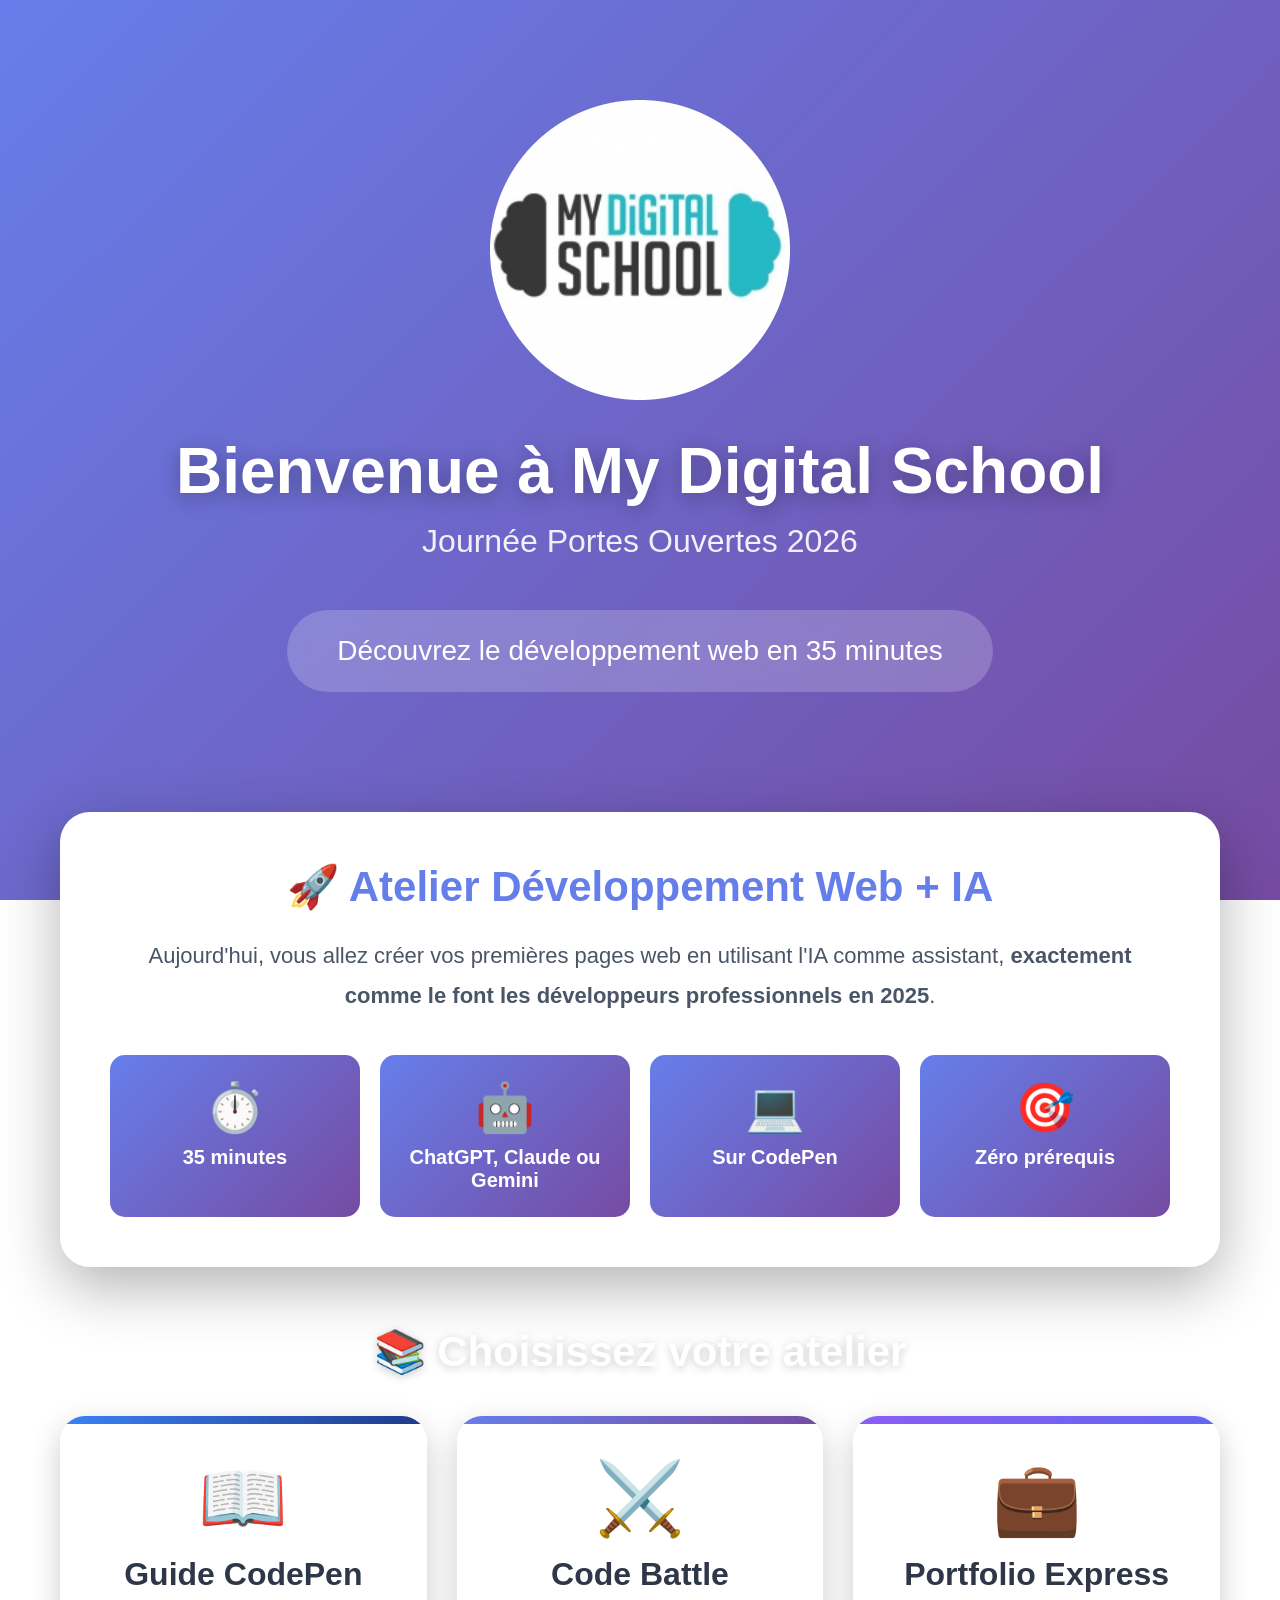
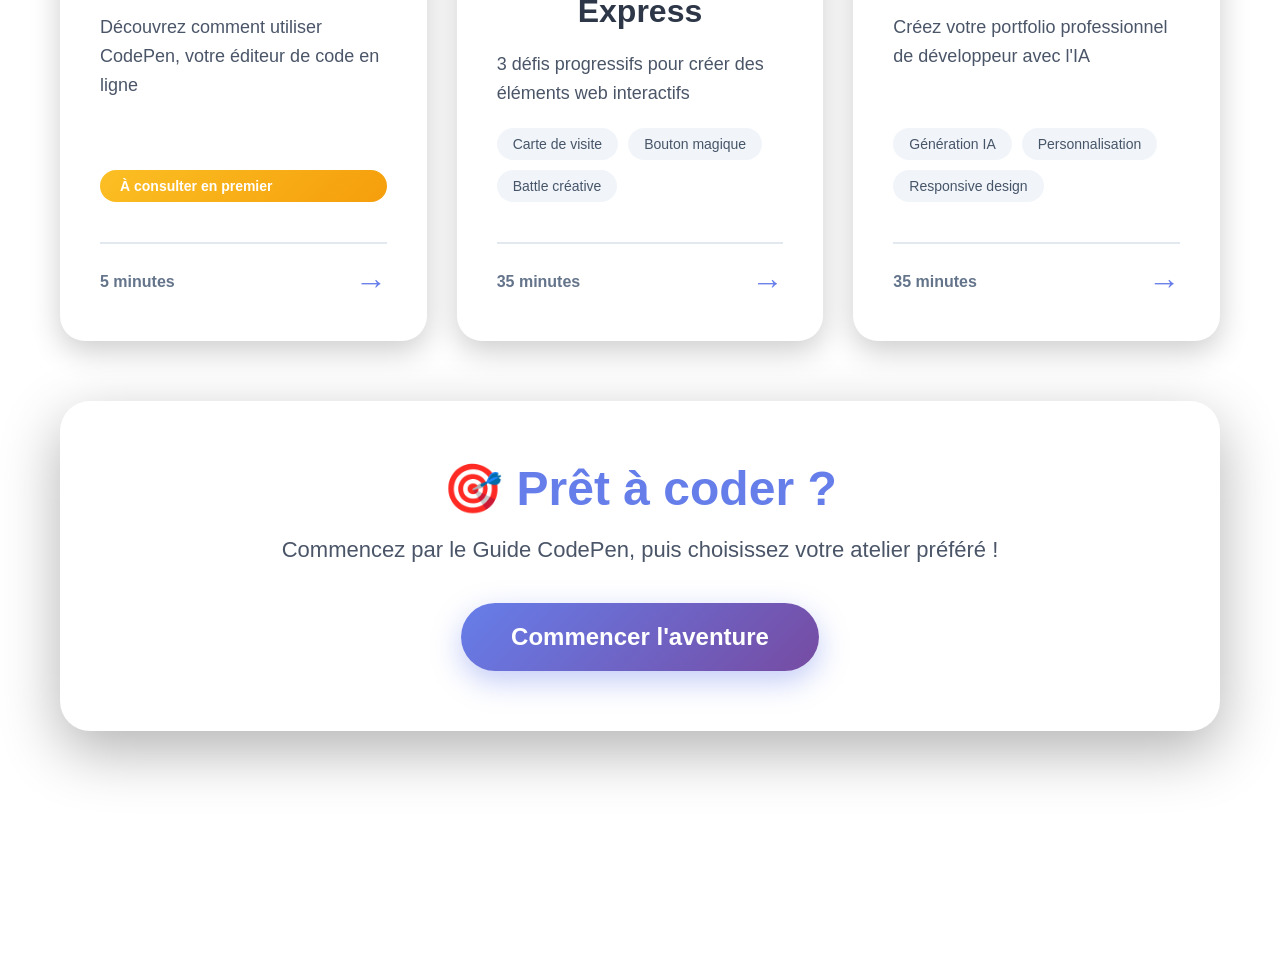
<file: index.html>
<!DOCTYPE html>
<html lang="fr">
<head>
  <meta charset="UTF-8">
  <meta name="viewport" content="width=device-width, initial-scale=1.0">
  <title>Atelier Web Express - JPO My Digital School 2026</title>
  <link rel="icon" type="image/png" href="assets/img/mds_logo_round.png">
  <link rel="stylesheet" href="index.css">
</head>
<body>
  <div class="container">
    <!-- Hero Section -->
    <section class="hero">
      <div class="hero-content">
        <img src="assets/img/mds_logo_round.png" alt="My Digital School Logo" class="logo-img">
        <h1>Bienvenue à My Digital School</h1>
        <p class="subtitle">Journée Portes Ouvertes 2026</p>
        <div class="hero-tagline">
          Découvrez le développement web en 35 minutes
        </div>
      </div>
    </section>

    <!-- Introduction -->
    <section class="intro-section">
      <h2>🚀 Atelier Développement Web + IA</h2>
      <p class="intro-text">
        Aujourd'hui, vous allez créer vos premières pages web en utilisant l'IA comme assistant,
        <strong>exactement comme le font les développeurs professionnels en 2025</strong>.
      </p>
      <div class="intro-highlights">
        <div class="highlight-item">
          <span class="highlight-icon">⏱️</span>
          <span>35 minutes</span>
        </div>
        <div class="highlight-item">
          <span class="highlight-icon">🤖</span>
          <span>ChatGPT, Claude ou Gemini</span>
        </div>
        <div class="highlight-item">
          <span class="highlight-icon">💻</span>
          <span>Sur CodePen</span>
        </div>
        <div class="highlight-item">
          <span class="highlight-icon">🎯</span>
          <span>Zéro prérequis</span>
        </div>
      </div>
    </section>

    <!-- Ateliers disponibles -->
    <section class="workshops-section">
      <h2>📚 Choisissez votre atelier</h2>

      <div class="workshops-grid">
        <!-- Guide CodePen -->
        <a href="guideCodePen.html" class="workshop-card guide-card">
          <div class="card-header">
            <div class="card-emoji">📖</div>
            <h3>Guide CodePen</h3>
          </div>
          <p class="card-description">
            Découvrez comment utiliser CodePen, votre éditeur de code en ligne
          </p>
          <div class="card-badge">À consulter en premier</div>
          <div class="card-footer">
            <span class="card-duration">5 minutes</span>
            <span class="card-arrow">→</span>
          </div>
        </a>

        <!-- Code Battle Express -->
        <a href="battle.html" class="workshop-card battle-card">
          <div class="card-header">
            <div class="card-emoji">⚔️</div>
            <h3>Code Battle Express</h3>
          </div>
          <p class="card-description">
            3 défis progressifs pour créer des éléments web interactifs
          </p>
          <div class="card-features">
            <span>Carte de visite</span>
            <span>Bouton magique</span>
            <span>Battle créative</span>
          </div>
          <div class="card-footer">
            <span class="card-duration">35 minutes</span>
            <span class="card-arrow">→</span>
          </div>
        </a>

        <!-- Portfolio Express -->
        <a href="portfolioExpress.html" class="workshop-card portfolio-card">
          <div class="card-header">
            <div class="card-emoji">💼</div>
            <h3>Portfolio Express</h3>
          </div>
          <p class="card-description">
            Créez votre portfolio professionnel de développeur avec l'IA
          </p>
          <div class="card-features">
            <span>Génération IA</span>
            <span>Personnalisation</span>
            <span>Responsive design</span>
          </div>
          <div class="card-footer">
            <span class="card-duration">35 minutes</span>
            <span class="card-arrow">→</span>
          </div>
        </a>
      </div>
    </section>

    <!-- Call to action -->
    <section class="cta-section">
      <div class="cta-box">
        <h2>🎯 Prêt à coder ?</h2>
        <p>Commencez par le Guide CodePen, puis choisissez votre atelier préféré !</p>
        <a href="guideCodePen.html" class="cta-button">Commencer l'aventure</a>
      </div>
    </section>

    <!-- Footer -->
    <footer class="footer">
      <p>My Digital School - Journée Portes Ouvertes 2026</p>
      <p class="footer-tagline">Transformez votre passion en carrière digitale</p>
    </footer>
  </div>
</body>
</html>
</file>
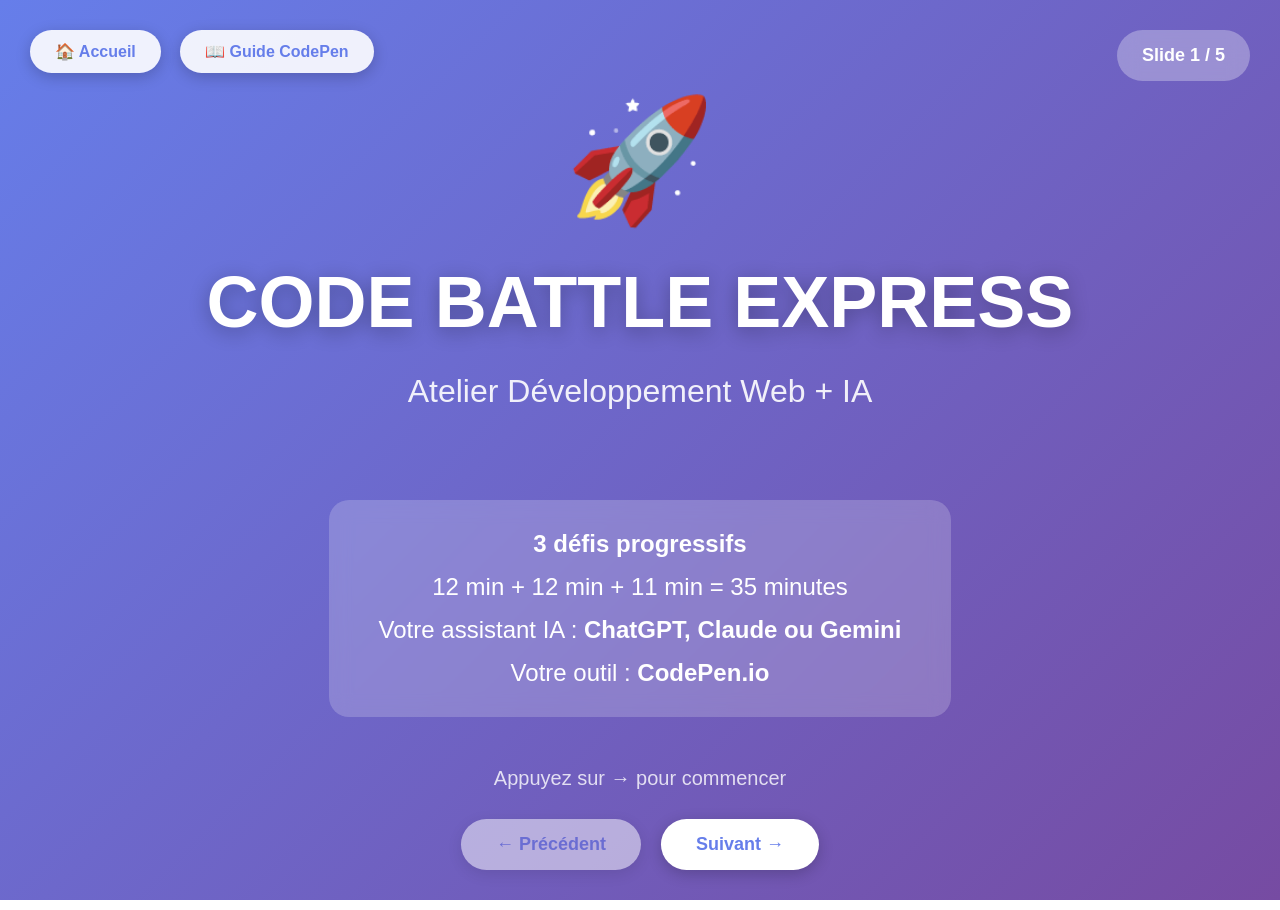
<file: battle.html>
<!DOCTYPE html>
<html lang="fr">
<head>
  <meta charset="UTF-8">
  <meta name="viewport" content="width=device-width, initial-scale=1.0">
  <title>Code Battle Express - Atelier JPO</title>
  <link rel="icon" type="image/png" href="assets/img/mds_logo_round.png">
  <link rel="stylesheet" href="battle.css">
</head>
<body>
  <a href="index.html" class="home-link">🏠 Accueil</a>
  <a href="guideCodePen.html" class="guide-link">📖 Guide CodePen</a>

  <div class="slide-indicator">
    Slide <span id="currentSlide">1</span> / <span id="totalSlides">5</span>
  </div>

  <div class="container">
    <!-- SLIDE 0: Accueil -->
    <div class="slide active intro-slide">
      <div class="emoji">🚀</div>
      <h1>CODE BATTLE EXPRESS</h1>
      <p class="subtitle">Atelier Développement Web + IA</p>
      
      <div class="start-info">
        <p><strong>3 défis progressifs</strong></p>
        <p style="margin-top: 15px;">12 min + 12 min + 11 min = 35 minutes</p>
        <p style="margin-top: 15px;">Votre assistant IA : <strong>ChatGPT, Claude ou Gemini</strong></p>
        <p style="margin-top: 15px;">Votre outil : <strong>CodePen.io</strong></p>
      </div>

      <div style="margin-top: 50px; font-size: 20px; color: rgba(255,255,255,0.8);">
        Appuyez sur → pour commencer
      </div>
    </div>

    <!-- SLIDE 1: Défi 1 -->
    <div class="slide">
      <div class="challenge-card">
        <div class="challenge-header">
          <div class="challenge-number">DÉFI 1/3</div>
          <h2 class="challenge-title">
            <span class="challenge-emoji">💳</span>
            Ta Carte de Visite Web
          </h2>
          <p class="challenge-subtitle">Créez votre première page web personnalisée</p>
        </div>

        <div class="objectives">
          <h3>✨ Objectifs :</h3>
          <div class="objective-item">Votre nom en GROS titre</div>
          <div class="objective-item">Votre passion en sous-titre</div>
          <div class="objective-item">Votre emoji préféré</div>
          <div class="objective-item">Un fond coloré de votre choix</div>
        </div>

        <div class="help-section">
          <h3>💡 Aide - Prompt pour votre IA :</h3>
          <div class="prompt-box">
            Crée-moi le code HTML/CSS pour une carte de visite avec mon nom <strong>[TON NOM]</strong>, ma passion <strong>[TA PASSION]</strong> et un fond <strong>[COULEUR]</strong>
          </div>
          <p style="margin-top: 15px; color: #92400e; font-size: 16px;">
            📌 Remplacez les parties entre crochets par vos vraies informations !
          </p>
        </div>

        <div class="timer-section">
          <span>⏱️</span>
          <span>Temps :</span>
          <span class="countdown">12:00</span>
        </div>
      </div>
    </div>

    <!-- SLIDE 2: Défi 2 -->
    <div class="slide">
      <div class="challenge-card">
        <div class="challenge-header">
          <div class="challenge-number">DÉFI 2/3</div>
          <h2 class="challenge-title">
            <span class="challenge-emoji">🎨</span>
            Bouton Magique
          </h2>
          <p class="challenge-subtitle">Créez un bouton interactif avec des effets au survol</p>
        </div>

        <div class="objectives">
          <h3>✨ Objectifs :</h3>
          <div class="objective-item">Un bouton qui change de couleur au survol</div>
          <div class="objective-item">Une animation cool</div>
          <div class="objective-item">Un message personnalisé sur le bouton</div>
        </div>

        <div class="help-section">
          <h3>💡 Aide - Prompt pour votre IA (Étape 1) :</h3>
          <div class="prompt-box">
            Crée un bouton HTML avec effet hover qui change de couleur au survol de la souris
          </div>
        </div>

        <div class="strategy-section">
          <h3>🎯 Stratégie :</h3>
          <ul class="strategy-steps">
            <li>Demandez le code de base à votre IA</li>
            <li>Testez-le dans CodePen</li>
            <li>Demandez à l'IA de changer les couleurs</li>
            <li>Demandez d'ajouter une animation différente</li>
          </ul>
        </div>

        <div class="timer-section">
          <span>⏱️</span>
          <span>Temps :</span>
          <span class="countdown">12:00</span>
        </div>
      </div>
    </div>

    <!-- SLIDE 3: Défi 3 -->
    <div class="slide">
      <div class="challenge-card">
        <div class="challenge-header">
          <div class="challenge-number">DÉFI 3/3 - FINALE</div>
          <h2 class="challenge-title">
            <span class="challenge-emoji">🏆</span>
            Battle Créative
          </h2>
          <p class="challenge-subtitle">Choisissez votre mission et créez le projet le plus stylé !</p>
        </div>

        <div class="options-section">
          <h3 style="text-align: center; margin-bottom: 20px; font-size: 24px; color: #2d3748;">
            Choisissez votre mission :
          </h3>
          
          <div class="option-card">
            <h4>🎮 Option A : Card de Jeu Vidéo</h4>
            <p>Image du jeu + Titre + Note /10 + Description</p>
          </div>

          <div class="option-card">
            <h4>🎵 Option B : Player de Musique</h4>
            <p>Titre de chanson + Artiste + Bouton Play stylé</p>
          </div>

          <div class="option-card">
            <h4>🎬 Option C : Affiche de Film</h4>
            <p>Titre + Tagline + Image + Note /10</p>
          </div>
        </div>

        <div class="strategy-section">
          <h3>🎯 Stratégie Gagnante :</h3>
          <ul class="strategy-steps">
            <li>Choisissez votre mission (A, B ou C)</li>
            <li>Demandez à l'IA le code de base</li>
            <li>Personnalisez au maximum (couleurs, images, textes)</li>
            <li>Ajoutez des effets visuels cool (ombres, animations)</li>
          </ul>
        </div>

        <div style="text-align: center;">
          <div class="prize-badge">
            🏆 Le meilleur projet gagne un prix !
          </div>
        </div>

        <div class="timer-section">
          <span>⏱️</span>
          <span>Temps :</span>
          <span class="countdown">11:00</span>
        </div>
      </div>
    </div>

    <!-- SLIDE 4: Conclusion -->
    <div class="slide intro-slide">
      <div class="emoji">🎉</div>
      <h1 style="font-size: 56px;">Bravo à tous !</h1>
      <p class="subtitle">Vous êtes maintenant des développeurs web !</p>
      
      <div class="start-info" style="max-width: 700px;">
        <p style="font-size: 22px; line-height: 1.6;">
          Aujourd'hui vous avez découvert comment l'IA peut être votre assistant de code.
        </p>
        <p style="font-size: 22px; margin-top: 20px; line-height: 1.6;">
          C'est exactement comme ça que travaillent les développeurs professionnels en 2025 ! 🚀
        </p>
      </div>

      <div style="margin-top: 50px; font-size: 28px; color: white; font-weight: bold;">
        Des questions ? 💬
      </div>
    </div>
  </div>

  <!-- Navigation -->
  <div class="navigation">
    <button class="nav-btn" id="prevBtn" onclick="changeSlide(-1)">← Précédent</button>
    <button class="nav-btn" id="nextBtn" onclick="changeSlide(1)">Suivant →</button>
  </div>

  <script src="battle.js"></script>
</body>
</html>
</file>
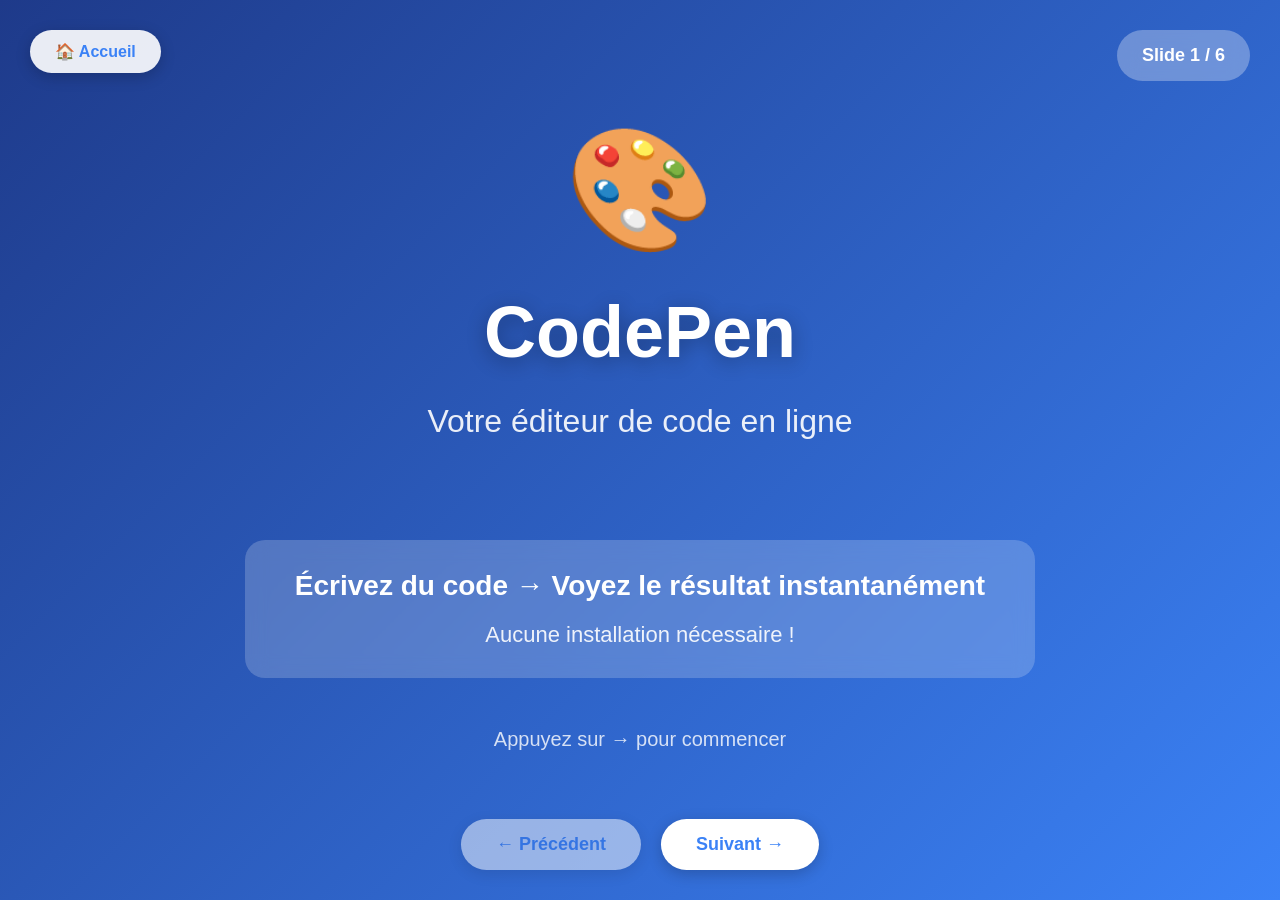
<file: guideCodePen.html>
<!DOCTYPE html>
<html lang="fr">
<head>
  <meta charset="UTF-8">
  <meta name="viewport" content="width=device-width, initial-scale=1.0">
  <title>Guide CodePen - Prise en Main</title>
  <link rel="icon" type="image/png" href="assets/img/mds_logo_round.png">
  <link rel="stylesheet" href="guideCodePen.css">
</head>
<body>
  <a href="index.html" class="home-link">🏠 Accueil</a>

  <div class="slide-indicator">
    Slide <span id="currentSlide">1</span> / <span id="totalSlides">5</span>
  </div>

  <div class="container">
    <!-- SLIDE 0: Introduction -->
    <div class="slide active intro-slide">
      <div class="emoji">🎨</div>
      <h1>CodePen</h1>
      <p class="subtitle">Votre éditeur de code en ligne</p>
      
      <div style="background: rgba(255,255,255,0.2); backdrop-filter: blur(10px); padding: 30px 50px; border-radius: 20px; margin-top: 50px;">
        <p style="font-size: 28px; color: white; font-weight: bold;">
          Écrivez du code → Voyez le résultat instantanément
        </p>
        <p style="font-size: 22px; color: rgba(255,255,255,0.9); margin-top: 20px;">
          Aucune installation nécessaire !
        </p>
      </div>

      <div style="margin-top: 50px; font-size: 20px; color: rgba(255,255,255,0.8);">
        Appuyez sur → pour commencer
      </div>
    </div>

    <!-- SLIDE 1: L'Interface -->
    <div class="slide">
      <div class="content-card">
        <div class="section-header">
          <h2 class="section-title">
            <span class="section-emoji">🖥️</span>
            L'Interface CodePen
          </h2>
          <p class="section-subtitle">Super simple : 3 zones de code + 1 résultat</p>
        </div>

        <div class="interface-mockup">
          <div class="mockup-header">
            <div class="mockup-dot dot-red"></div>
            <div class="mockup-dot dot-yellow"></div>
            <div class="mockup-dot dot-green"></div>
            <div class="mockup-title">CodePen</div>
          </div>

          <div class="mockup-editors">
            <div class="mockup-editor">
              <div class="editor-label">📝 HTML</div>
              <div class="editor-desc">Structure</div>
              <div style="margin-top: 10px; font-size: 14px; color: #94a3b8;">(Votre contenu)</div>
            </div>

            <div class="mockup-editor">
              <div class="editor-label">🎨 CSS</div>
              <div class="editor-desc">Style</div>
              <div style="margin-top: 10px; font-size: 14px; color: #94a3b8;">(Vos couleurs)</div>
            </div>

            <div class="mockup-editor">
              <div class="editor-label">⚡ JS</div>
              <div class="editor-desc">Interactivité</div>
              <div style="margin-top: 10px; font-size: 14px; color: #94a3b8;">(Optionnel)</div>
            </div>
          </div>

          <div class="mockup-result">
            <div class="result-label">⬇️ RÉSULTAT EN DIRECT ⬇️</div>
            <div class="result-emoji">✨</div>
            <div style="color: #1e40af; font-size: 18px; margin-top: 10px;">
              Votre page web s'affiche ici automatiquement
            </div>
          </div>
        </div>

        <div class="highlight-box">
          <div class="highlight-title">🎯 L'Essentiel</div>
          <div class="highlight-text">
            Vous tapez du code en haut → Le résultat apparaît en bas<br>
            <strong>C'EST TOUT !</strong>
          </div>
        </div>
      </div>
    </div>

    <!-- SLIDE 2: Comment Démarrer -->
    <div class="slide">
      <div class="content-card">
        <div class="section-header">
          <h2 class="section-title">
            <span class="section-emoji">🚀</span>
            Comment Démarrer
          </h2>
          <p class="section-subtitle">3 étapes ultra-simples</p>
        </div>

        <div class="steps-container">
          <div class="step-item">
            <div class="step-number">1</div>
            <div class="step-content">
              <h3>Ouvrir CodePen</h3>
              <p>Cliquez sur le lien qu'on vous donne<br><strong>OU</strong> allez sur <strong>codepen.io/pen/</strong></p>
            </div>
          </div>

          <div class="step-item">
            <div class="step-number">2</div>
            <div class="step-content">
              <h3>Coder dans les zones HTML et CSS</h3>
              <p>Tapez votre code et voyez le résultat apparaître <strong>automatiquement</strong> en bas !</p>
            </div>
          </div>

          <div class="step-item">
            <div class="step-number">3</div>
            <div class="step-content">
              <h3>Sauvegarder & Partager</h3>
              <p>Cliquez sur <strong>"Save"</strong> (en haut à droite) puis copiez l'URL pour partager votre création</p>
            </div>
          </div>
        </div>

        <div style="background: linear-gradient(135deg, #d1fae5, #a7f3d0); border-left: 5px solid #10b981; padding: 25px; border-radius: 10px; margin-top: 30px;">
          <div style="color: #065f46; font-size: 22px; font-weight: bold; margin-bottom: 15px;">
            💡 Pas besoin de compte pour aujourd'hui !
          </div>
          <div style="color: #047857; font-size: 18px;">
            Vous pouvez coder directement sans créer de compte. C'est rapide et simple !
          </div>
        </div>
      </div>
    </div>

    <!-- SLIDE 3: Astuces -->
    <div class="slide">
      <div class="content-card">
        <div class="section-header">
          <h2 class="section-title">
            <span class="section-emoji">💡</span>
            Astuces Pratiques
          </h2>
          <p class="section-subtitle">Pour utiliser CodePen comme un pro</p>
        </div>

        <div class="tips-grid">
          <div class="tip-card">
            <div class="tip-emoji">⚡</div>
            <div class="tip-title">Mise à jour automatique</div>
            <div class="tip-text">Le résultat se met à jour tout seul, pas besoin de rafraîchir !</div>
          </div>

          <div class="tip-card">
            <div class="tip-emoji">↩️</div>
            <div class="tip-title">Annuler une erreur</div>
            <div class="tip-text">Ctrl + Z pour revenir en arrière</div>
          </div>

          <div class="tip-card">
            <div class="tip-emoji">💾</div>
            <div class="tip-title">Garder votre code</div>
            <div class="tip-text">Copiez-collez votre code dans un document si vous voulez le conserver</div>
          </div>

          <div class="tip-card">
            <div class="tip-emoji">🔗</div>
            <div class="tip-title">Partager facilement</div>
            <div class="tip-text">Cliquez sur "Save" et partagez l'URL générée</div>
          </div>
        </div>

        <div style="margin-top: 40px;">
          <h3 style="color: #1e3a8a; font-size: 28px; margin-bottom: 20px; text-align: center;">
            📝 Exemple de Code Simple
          </h3>
          
          <div style="display: grid; grid-template-columns: 1fr 1fr; gap: 20px; margin-top: 20px;">
            <div>
              <p style="color: #3b82f6; font-weight: bold; margin-bottom: 10px; font-size: 18px;">Zone HTML :</p>
              <div class="code-example">
<span class="code-tag">&lt;h1&gt;</span>Mon Titre<span class="code-tag">&lt;/h1&gt;</span><br>
<span class="code-tag">&lt;p&gt;</span>Mon texte<span class="code-tag">&lt;/p&gt;</span>
              </div>
            </div>

            <div>
              <p style="color: #3b82f6; font-weight: bold; margin-bottom: 10px; font-size: 18px;">Zone CSS :</p>
              <div class="code-example">
h1 {<br>
  <span class="code-attr">color</span>: <span class="code-value">blue</span>;<br>
  <span class="code-attr">font-size</span>: <span class="code-value">48px</span>;<br>
}
              </div>
            </div>
          </div>

          <div style="text-align: center; margin-top: 25px; padding: 20px; background: #dbeafe; border-radius: 10px;">
            <div style="color: #1e40af; font-size: 20px; font-weight: bold;">
              Résultat : Un titre bleu géant ! 🎉
            </div>
          </div>
        </div>
      </div>
    </div>

    <!-- SLIDE 4: Problèmes Fréquents -->
    <div class="slide">
      <div class="content-card">
        <div class="section-header">
          <h2 class="section-title">
            <span class="section-emoji">🆘</span>
            Problèmes Fréquents
          </h2>
          <p class="section-subtitle">Solutions rapides aux soucis les plus courants</p>
        </div>

        <div class="problems-container">
          <div class="problem-item">
            <div class="problem-title">
              ❌ "Mon code ne s'affiche pas !"
            </div>
            <div class="problem-solution">
              <strong>Solutions :</strong><br>
              → Vérifiez qu'il n'y a pas d'erreur (balise mal fermée, point-virgule manquant...)<br>
              → Cliquez sur <strong>"Run"</strong> en haut pour forcer le rafraîchissement
            </div>
          </div>

          <div class="problem-item">
            <div class="problem-title">
              ❌ "J'ai tout cassé !"
            </div>
            <div class="problem-solution">
              <strong>Solutions :</strong><br>
              → Appuyez sur <strong>Ctrl + Z</strong> plusieurs fois pour revenir en arrière<br>
              → Ou rechargez la page (F5) et recommencez
            </div>
          </div>

          <div class="problem-item">
            <div class="problem-title">
              ❌ "Je ne vois qu'une zone de code !"
            </div>
            <div class="problem-solution">
              <strong>Solution :</strong><br>
              → Cliquez sur les onglets <strong>HTML</strong> / <strong>CSS</strong> / <strong>JS</strong> en haut de l'écran
            </div>
          </div>
        </div>

        <div class="highlight-box" style="margin-top: 40px;">
          <div class="highlight-title">👋 Besoin d'Aide ?</div>
          <div class="highlight-text">
            Si vous êtes bloqué, <strong>levez la main</strong> !<br>
            On est là pour vous aider 😊
          </div>
        </div>
      </div>
    </div>

    <!-- SLIDE 5: Récap -->
    <div class="slide intro-slide">
      <div class="emoji">✅</div>
      <h1 style="font-size: 56px;">Vous Êtes Prêts !</h1>
      <p class="subtitle">CodePen n'a plus de secrets pour vous</p>
      
      <div style="background: rgba(255,255,255,0.2); backdrop-filter: blur(10px); padding: 40px 60px; border-radius: 20px; margin-top: 50px; max-width: 800px;">
        <div style="font-size: 24px; color: white; line-height: 1.8;">
          <p><strong>✅ Vous savez ouvrir CodePen</strong></p>
          <p style="margin-top: 15px;"><strong>✅ Vous connaissez les 3 zones de code</strong></p>
          <p style="margin-top: 15px;"><strong>✅ Vous pouvez sauvegarder et partager</strong></p>
          <p style="margin-top: 15px;"><strong>✅ Vous savez résoudre les problèmes courants</strong></p>
        </div>
      </div>

      <div style="margin-top: 60px; font-size: 32px; color: white; font-weight: bold;">
        Place au code ! 🚀
      </div>
    </div>
  </div>

  <!-- Navigation -->
  <div class="navigation">
    <button class="nav-btn" id="prevBtn" onclick="changeSlide(-1)">← Précédent</button>
    <button class="nav-btn" id="nextBtn" onclick="changeSlide(1)">Suivant →</button>
  </div>

  <script src="guideCodePen.js"></script>
</body>
</html>
</file>
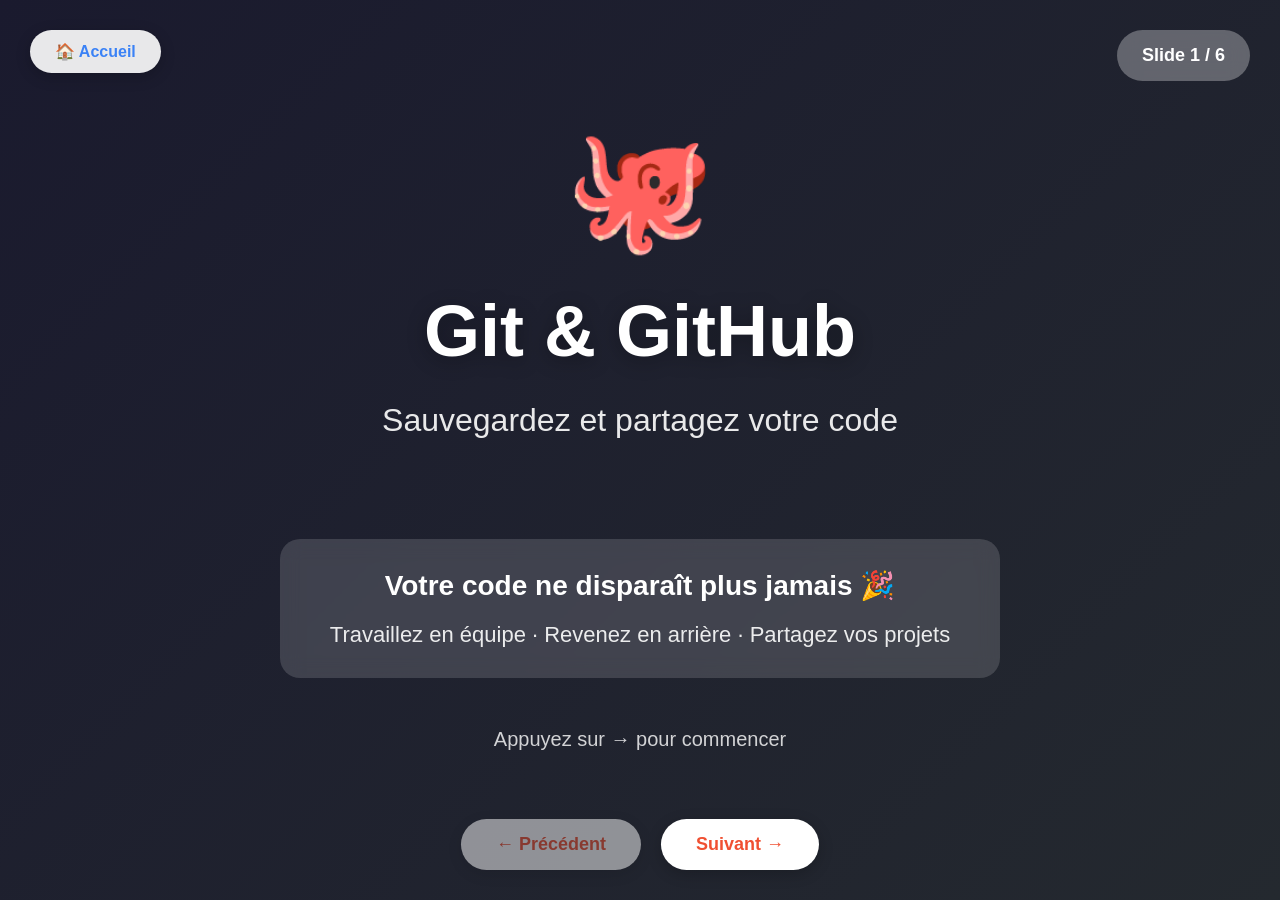
<file: guideGit.html>
<!DOCTYPE html>
<html lang="fr">
<head>
  <meta charset="UTF-8">
  <meta name="viewport" content="width=device-width, initial-scale=1.0">
  <title>Guide Git & GitHub - Prise en Main</title>
  <link rel="stylesheet" href="guideCodePen.css">
  <style>
    body {
      background: linear-gradient(135deg, #1a1a2e 0%, #24292f 100%);
    }
    .content-card::before {
      background: linear-gradient(90deg, #f05032, #24292f, #f05032);
      background-size: 200% 100%;
      animation: gradient 3s linear infinite;
    }
    .section-title { color: #1a1a2e; }
    .step-item { border-left-color: #f05032; }
    .step-number { background: #f05032; }
    .step-content h3 { color: #1a1a2e; }
    .highlight-box {
      background: linear-gradient(135deg, #fff0ed, #ffd6cc);
      border-color: #f05032;
    }
    .highlight-title { color: #b22a10; }
    .highlight-text { color: #7a1a05; }
    .nav-btn { color: #f05032; }

    .diff-grid {
      display: grid;
      grid-template-columns: 1fr 1fr;
      gap: 20px;
      margin: 25px 0;
    }
    .diff-card {
      border-radius: 15px;
      padding: 25px;
      text-align: center;
    }
    .diff-git {
      background: #fff0ed;
      border: 2px solid #f05032;
    }
    .diff-github {
      background: #f0f4ff;
      border: 2px solid #24292f;
    }
    .diff-emoji { font-size: 40px; margin-bottom: 10px; }
    .diff-title { font-size: 22px; font-weight: bold; margin-bottom: 10px; }
    .diff-git .diff-title { color: #b22a10; }
    .diff-github .diff-title { color: #24292f; }
    .diff-text { font-size: 16px; line-height: 1.5; }
    .diff-git .diff-text { color: #7a1a05; }
    .diff-github .diff-text { color: #3d4451; }

    .flow-container { margin: 25px 0; }
    .flow-step {
      display: flex;
      align-items: center;
      gap: 15px;
      margin-bottom: 12px;
    }
    .flow-badge {
      background: #f05032;
      color: white;
      padding: 8px 16px;
      border-radius: 20px;
      font-weight: bold;
      font-size: 15px;
      white-space: nowrap;
      min-width: 120px;
      text-align: center;
    }
    .flow-arrow { font-size: 24px; color: #94a3b8; }
    .flow-desc { font-size: 17px; color: #475569; }

    .terminal-demo {
      background: #1e293b; border-radius: 12px; overflow: hidden; margin: 20px 0;
    }
    .terminal-bar {
      background: #0f172a; padding: 12px 20px; display: flex; align-items: center; gap: 8px;
    }
    .terminal-bar span { color: #94a3b8; font-size: 14px; margin-left: 10px; }
    .terminal-body { padding: 20px; font-family: monospace; font-size: 15px; line-height: 2; }
    .t-prompt { color: #34d399; }
    .t-cmd { color: #e2e8f0; }
    .t-key { color: #f05032; font-weight: bold; }
    .t-output { color: #94a3b8; }
    .t-comment { color: #60a5fa; }
    .kbd {
      background: #1e293b; color: #e2e8f0; padding: 4px 10px; border-radius: 6px;
      font-family: monospace; font-size: 15px;
    }
  </style>
</head>
<body>
  <a href="index.html" class="home-link">🏠 Accueil</a>

  <div class="slide-indicator">
    Slide <span id="currentSlide">1</span> / <span id="totalSlides">6</span>
  </div>

  <div class="container">

    <!-- SLIDE 0: Introduction -->
    <div class="slide active intro-slide">
      <div class="emoji">🐙</div>
      <h1>Git & GitHub</h1>
      <p class="subtitle">Sauvegardez et partagez votre code</p>

      <div style="background: rgba(255,255,255,0.15); backdrop-filter: blur(10px); padding: 30px 50px; border-radius: 20px; margin-top: 50px;">
        <p style="font-size: 28px; color: white; font-weight: bold;">
          Votre code ne disparaît plus jamais 🎉
        </p>
        <p style="font-size: 22px; color: rgba(255,255,255,0.9); margin-top: 20px;">
          Travaillez en équipe · Revenez en arrière · Partagez vos projets
        </p>
      </div>

      <div style="margin-top: 50px; font-size: 20px; color: rgba(255,255,255,0.8);">
        Appuyez sur → pour commencer
      </div>
    </div>

    <!-- SLIDE 1: Git vs GitHub -->
    <div class="slide">
      <div class="content-card">
        <div class="section-header">
          <h2 class="section-title">
            <span class="section-emoji">🤔</span>
            Git vs GitHub
          </h2>
          <p class="section-subtitle">Deux choses différentes, souvent confondues !</p>
        </div>

        <div class="diff-grid">
          <div class="diff-card diff-git">
            <div class="diff-emoji">🔧</div>
            <div class="diff-title">Git</div>
            <div class="diff-text">
              Un <strong>outil</strong> installé sur votre ordinateur.<br><br>
              Il enregistre l'historique de vos modifications de code.
            </div>
          </div>
          <div class="diff-card diff-github">
            <div class="diff-emoji">🐙</div>
            <div class="diff-title">GitHub</div>
            <div class="diff-text">
              Un <strong>site web</strong> dans le cloud.<br><br>
              Il héberge vos projets Git pour les partager et les sauvegarder en ligne.
            </div>
          </div>
        </div>

        <div class="highlight-box">
          <div class="highlight-title">🎯 L'analogie parfaite</div>
          <div class="highlight-text">
            Git = votre <strong>journal intime</strong> (sur votre bureau)<br>
            GitHub = la <strong>bibliothèque</strong> où vous déposez votre journal pour le partager
          </div>
        </div>

        <div style="background: #f1f5f9; border-radius: 12px; padding: 25px; margin-top: 20px; text-align: center;">
          <p style="font-size: 20px; color: #475569;">
            💡 On utilise <strong>Git</strong> dans le terminal de VSCode,<br>
            et on pousse notre code sur <strong>GitHub</strong> pour le sauvegarder en ligne.
          </p>
        </div>
      </div>
    </div>

    <!-- SLIDE 2: Les 3 commandes essentielles -->
    <div class="slide">
      <div class="content-card">
        <div class="section-header">
          <h2 class="section-title">
            <span class="section-emoji">⚡</span>
            Les 3 Commandes Essentielles
          </h2>
          <p class="section-subtitle">C'est tout ce dont vous avez besoin pour commencer</p>
        </div>

        <div class="flow-container">
          <div class="flow-step">
            <div class="flow-badge">git add .</div>
            <div class="flow-arrow">→</div>
            <div class="flow-desc">Je <strong>sélectionne</strong> tous mes fichiers modifiés pour les préparer</div>
          </div>
          <div class="flow-step">
            <div class="flow-badge">git commit</div>
            <div class="flow-arrow">→</div>
            <div class="flow-desc">Je <strong>prends une photo</strong> de mon code à cet instant avec un message</div>
          </div>
          <div class="flow-step">
            <div class="flow-badge">git push</div>
            <div class="flow-arrow">→</div>
            <div class="flow-desc">J'<strong>envoie</strong> cette photo sur GitHub pour la sauvegarder en ligne</div>
          </div>
        </div>

        <div class="terminal-demo">
          <div class="terminal-bar">
            <div class="mockup-dot dot-red"></div>
            <div class="mockup-dot dot-yellow"></div>
            <div class="mockup-dot dot-green"></div>
            <span>Terminal VSCode</span>
          </div>
          <div class="terminal-body">
            <div><span class="t-comment"># 1. Je prépare mes fichiers</span></div>
            <div><span class="t-prompt">$ </span><span class="t-key">git add .</span></div>
            <br>
            <div><span class="t-comment"># 2. Je sauvegarde avec un message</span></div>
            <div><span class="t-prompt">$ </span><span class="t-key">git commit -m</span><span class="t-cmd"> "Ajout de la page d'accueil"</span></div>
            <br>
            <div><span class="t-comment"># 3. J'envoie sur GitHub</span></div>
            <div><span class="t-prompt">$ </span><span class="t-key">git push</span></div>
            <div class="t-output">✓ Code envoyé sur GitHub !</div>
          </div>
        </div>
      </div>
    </div>

    <!-- SLIDE 3: Cloner un projet -->
    <div class="slide">
      <div class="content-card">
        <div class="section-header">
          <h2 class="section-title">
            <span class="section-emoji">📥</span>
            Récupérer un Projet : git clone
          </h2>
          <p class="section-subtitle">Télécharger un projet depuis GitHub sur votre ordi</p>
        </div>

        <div class="steps-container">
          <div class="step-item">
            <div class="step-number">1</div>
            <div class="step-content">
              <h3>Allez sur le projet GitHub</h3>
              <p>Ouvrez la page du projet sur <strong>github.com</strong></p>
            </div>
          </div>
          <div class="step-item">
            <div class="step-number">2</div>
            <div class="step-content">
              <h3>Copiez l'URL</h3>
              <p>Cliquez sur le bouton vert <strong>"Code"</strong> → copiez l'URL HTTPS</p>
            </div>
          </div>
          <div class="step-item">
            <div class="step-number">3</div>
            <div class="step-content">
              <h3>Clonez dans le terminal</h3>
              <p>Dans le terminal VSCode, tapez :<br>
              <span class="kbd">git clone [l'URL copiée]</span></p>
            </div>
          </div>
          <div class="step-item">
            <div class="step-number">4</div>
            <div class="step-content">
              <h3>Ouvrez le dossier créé</h3>
              <p><strong>Fichier → Ouvrir un dossier</strong> et sélectionnez le dossier téléchargé</p>
            </div>
          </div>
        </div>

        <div class="terminal-demo">
          <div class="terminal-bar">
            <div class="mockup-dot dot-red"></div>
            <div class="mockup-dot dot-yellow"></div>
            <div class="mockup-dot dot-green"></div>
            <span>Terminal VSCode</span>
          </div>
          <div class="terminal-body">
            <div><span class="t-prompt">$ </span><span class="t-key">git clone</span><span class="t-cmd"> https://github.com/utilisateur/mon-projet.git</span></div>
            <div class="t-output">Cloning into 'mon-projet'...</div>
            <div class="t-output">✓ Projet téléchargé !</div>
          </div>
        </div>
      </div>
    </div>

    <!-- SLIDE 4: Problèmes fréquents -->
    <div class="slide">
      <div class="content-card">
        <div class="section-header">
          <h2 class="section-title">
            <span class="section-emoji">🆘</span>
            Problèmes Fréquents
          </h2>
          <p class="section-subtitle">Solutions rapides aux soucis les plus courants</p>
        </div>

        <div class="problems-container">
          <div class="problem-item">
            <div class="problem-title">❌ "git : commande introuvable"</div>
            <div class="problem-solution">
              <strong>Solution :</strong><br>
              → Git n'est pas installé sur votre machine<br>
              → Allez sur <strong>git-scm.com</strong> et téléchargez Git, puis relancez VSCode
            </div>
          </div>

          <div class="problem-item">
            <div class="problem-title">❌ "Please tell me who you are" (à la première utilisation)</div>
            <div class="problem-solution">
              <strong>Solution :</strong> Git a besoin de savoir qui vous êtes. Tapez :<br>
              <span class="kbd">git config --global user.email "votre@email.com"</span><br>
              <span class="kbd">git config --global user.name "Votre Nom"</span>
            </div>
          </div>

          <div class="problem-item">
            <div class="problem-title">❌ "J'ai oublié d'écrire un message de commit"</div>
            <div class="problem-solution">
              <strong>Solution :</strong><br>
              → Toujours utiliser <strong>git commit -m "votre message"</strong><br>
              → Le message doit décrire ce que vous avez fait : "Ajout du menu", "Correction du bug CSS"…
            </div>
          </div>
        </div>

        <div class="highlight-box" style="margin-top: 30px;">
          <div class="highlight-title">👋 Besoin d'Aide ?</div>
          <div class="highlight-text">
            Si vous êtes bloqué, <strong>levez la main</strong> !<br>
            On est là pour vous aider 😊
          </div>
        </div>
      </div>
    </div>

    <!-- SLIDE 5: Récap -->
    <div class="slide intro-slide">
      <div class="emoji">✅</div>
      <h1 style="font-size: 56px;">Git & GitHub maîtrisés !</h1>
      <p class="subtitle">Votre code est maintenant en sécurité</p>

      <div style="background: rgba(255,255,255,0.15); backdrop-filter: blur(10px); padding: 40px 60px; border-radius: 20px; margin-top: 50px; max-width: 850px;">
        <div style="font-size: 24px; color: white; line-height: 1.8;">
          <p><strong>✅ Vous savez la différence Git / GitHub</strong></p>
          <p style="margin-top: 15px;"><strong>✅ Vous utilisez git add, commit, push</strong></p>
          <p style="margin-top: 15px;"><strong>✅ Vous savez cloner un projet</strong></p>
          <p style="margin-top: 15px;"><strong>✅ Vous gérez les erreurs courantes</strong></p>
        </div>
      </div>

      <div style="margin-top: 60px; font-size: 32px; color: white; font-weight: bold;">
        Votre code ne disparaîtra plus jamais ! 🎉
      </div>
    </div>

  </div>

  <div class="navigation">
    <button class="nav-btn" id="prevBtn" onclick="changeSlide(-1)">← Précédent</button>
    <button class="nav-btn" id="nextBtn" onclick="changeSlide(1)">Suivant →</button>
  </div>

  <script src="guideCodePen.js"></script>
</body>
</html>
</file>
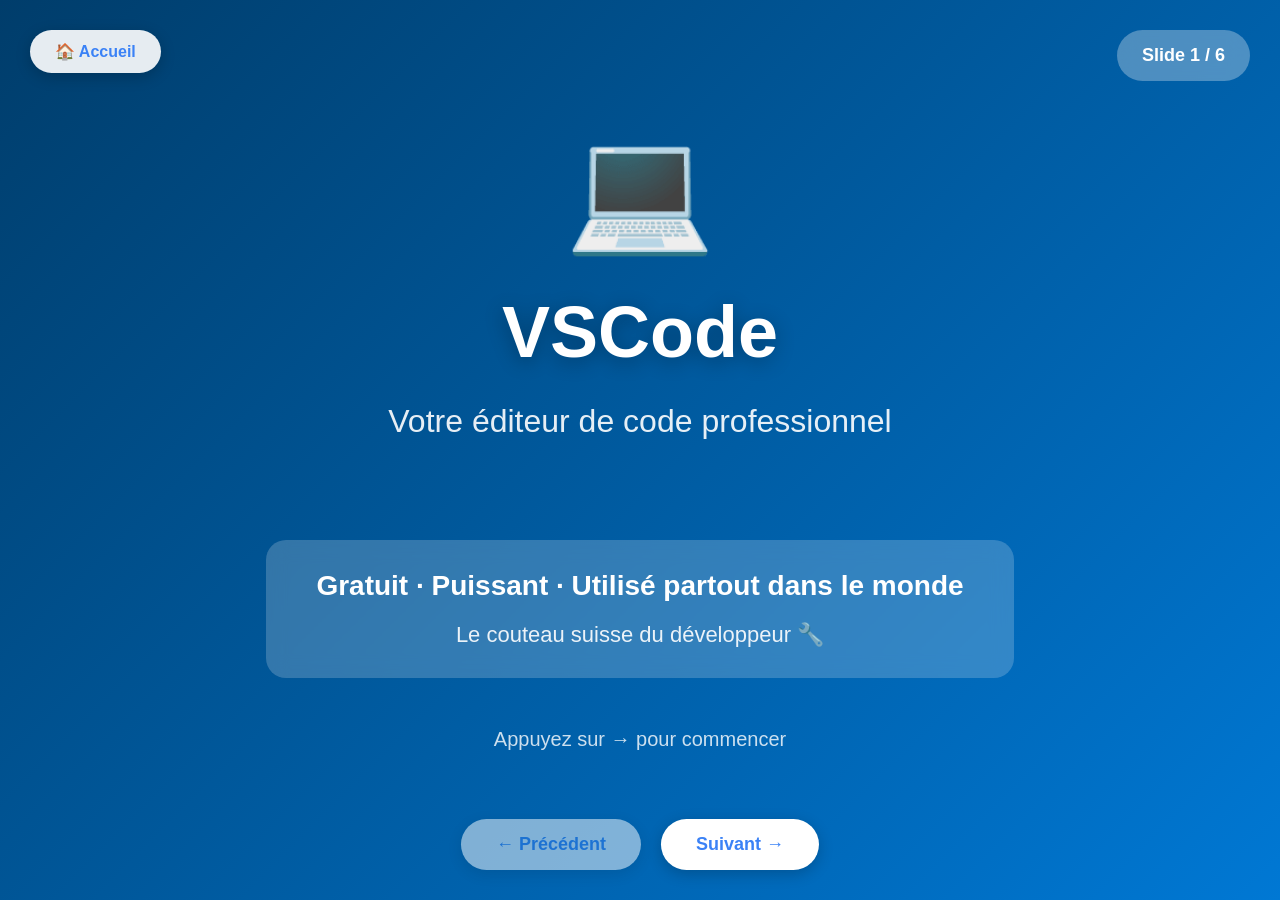
<file: guideVSCode.html>
<!DOCTYPE html>
<html lang="fr">
<head>
  <meta charset="UTF-8">
  <meta name="viewport" content="width=device-width, initial-scale=1.0">
  <title>Guide VSCode - Prise en Main</title>
  <link rel="stylesheet" href="guideCodePen.css">
  <style>
    .content-card::before {
      background: linear-gradient(90deg, #0078d4, #005a9e, #40a9ff);
      background-size: 200% 100%;
      animation: gradient 3s linear infinite;
    }
    .section-title { color: #005a9e; }
    .step-item { border-left-color: #0078d4; }
    .step-number { background: #0078d4; }
    .step-content h3 { color: #005a9e; }
    .highlight-box {
      background: linear-gradient(135deg, #e6f3ff, #bde0ff);
      border-color: #0078d4;
    }
    .highlight-title { color: #005a9e; }
    .highlight-text { color: #003d6b; }
    body {
      background: linear-gradient(135deg, #003d6b 0%, #0078d4 100%);
    }
    .zone-grid {
      display: grid;
      grid-template-columns: repeat(auto-fit, minmax(200px, 1fr));
      gap: 15px;
      margin: 25px 0;
    }
    .zone-card {
      background: #f0f7ff;
      border: 2px solid #0078d4;
      border-radius: 12px;
      padding: 20px;
      text-align: center;
    }
    .zone-card .zone-emoji { font-size: 36px; margin-bottom: 10px; }
    .zone-card .zone-title { color: #005a9e; font-weight: bold; font-size: 17px; margin-bottom: 6px; }
    .zone-card .zone-desc { color: #4a6fa5; font-size: 14px; }
    .shortcut-table { width: 100%; border-collapse: collapse; margin: 20px 0; }
    .shortcut-table th {
      background: #0078d4; color: white; padding: 12px 16px; text-align: left; font-size: 16px;
    }
    .shortcut-table td { padding: 12px 16px; border-bottom: 1px solid #e2e8f0; font-size: 16px; }
    .shortcut-table tr:nth-child(even) td { background: #f0f7ff; }
    .kbd {
      background: #1e293b; color: #e2e8f0; padding: 4px 10px; border-radius: 6px;
      font-family: monospace; font-size: 15px;
    }
    .terminal-demo {
      background: #1e293b; border-radius: 12px; overflow: hidden; margin: 20px 0;
    }
    .terminal-bar {
      background: #0f172a; padding: 12px 20px; display: flex; align-items: center; gap: 8px;
    }
    .terminal-bar span { color: #94a3b8; font-size: 14px; margin-left: 10px; }
    .terminal-body { padding: 20px; font-family: monospace; font-size: 15px; line-height: 1.8; }
    .t-prompt { color: #34d399; }
    .t-cmd { color: #e2e8f0; }
    .t-output { color: #94a3b8; }
    .t-comment { color: #60a5fa; }
  </style>
</head>
<body>
  <a href="index.html" class="home-link">🏠 Accueil</a>

  <div class="slide-indicator">
    Slide <span id="currentSlide">1</span> / <span id="totalSlides">5</span>
  </div>

  <div class="container">

    <!-- SLIDE 0: Introduction -->
    <div class="slide active intro-slide">
      <div class="emoji">💻</div>
      <h1>VSCode</h1>
      <p class="subtitle">Votre éditeur de code professionnel</p>

      <div style="background: rgba(255,255,255,0.2); backdrop-filter: blur(10px); padding: 30px 50px; border-radius: 20px; margin-top: 50px;">
        <p style="font-size: 28px; color: white; font-weight: bold;">
          Gratuit · Puissant · Utilisé partout dans le monde
        </p>
        <p style="font-size: 22px; color: rgba(255,255,255,0.9); margin-top: 20px;">
          Le couteau suisse du développeur 🔧
        </p>
      </div>

      <div style="margin-top: 50px; font-size: 20px; color: rgba(255,255,255,0.8);">
        Appuyez sur → pour commencer
      </div>
    </div>

    <!-- SLIDE 1: L'Interface -->
    <div class="slide">
      <div class="content-card">
        <div class="section-header">
          <h2 class="section-title">
            <span class="section-emoji">🖥️</span>
            L'Interface VSCode
          </h2>
          <p class="section-subtitle">5 zones à connaître absolument</p>
        </div>

        <div class="zone-grid">
          <div class="zone-card">
            <div class="zone-emoji">📁</div>
            <div class="zone-title">Explorateur</div>
            <div class="zone-desc">Vos fichiers et dossiers, sur la gauche</div>
          </div>
          <div class="zone-card">
            <div class="zone-emoji">✏️</div>
            <div class="zone-title">Éditeur</div>
            <div class="zone-desc">Là où vous écrivez votre code, au centre</div>
          </div>
          <div class="zone-card">
            <div class="zone-emoji">🔍</div>
            <div class="zone-title">Recherche</div>
            <div class="zone-desc">Cherchez dans tout votre projet</div>
          </div>
          <div class="zone-card">
            <div class="zone-emoji">🧩</div>
            <div class="zone-title">Extensions</div>
            <div class="zone-desc">Ajoutez des super-pouvoirs à VSCode</div>
          </div>
          <div class="zone-card">
            <div class="zone-emoji">⬛</div>
            <div class="zone-title">Terminal</div>
            <div class="zone-desc">La ligne de commande intégrée (en bas)</div>
          </div>
        </div>

        <div class="highlight-box">
          <div class="highlight-title">🎯 Raccourci magique</div>
          <div class="highlight-text">
            <span style="font-family: monospace; font-size: 22px; background: #005a9e; color: white; padding: 4px 14px; border-radius: 8px;">Ctrl + Shift + P</span><br><br>
            La <strong>palette de commandes</strong> : accès à TOUT dans VSCode en tapant un mot !
          </div>
        </div>
      </div>
    </div>

    <!-- SLIDE 2: Ouvrir un projet -->
    <div class="slide">
      <div class="content-card">
        <div class="section-header">
          <h2 class="section-title">
            <span class="section-emoji">📂</span>
            Ouvrir un Projet
          </h2>
          <p class="section-subtitle">Travailler avec des fichiers et dossiers</p>
        </div>

        <div class="steps-container">
          <div class="step-item">
            <div class="step-number">1</div>
            <div class="step-content">
              <h3>Ouvrir un dossier</h3>
              <p><strong>Fichier → Ouvrir un dossier</strong> (ou glissez-déposez votre dossier dans VSCode)<br>
              Toujours ouvrir le <strong>dossier entier</strong>, pas juste un fichier !</p>
            </div>
          </div>

          <div class="step-item">
            <div class="step-number">2</div>
            <div class="step-content">
              <h3>Créer / modifier un fichier</h3>
              <p>Cliquez sur l'icône <strong>+</strong> dans l'explorateur pour créer un fichier.<br>
              Donnez-lui une extension : <strong>.html</strong>, <strong>.css</strong>, <strong>.js</strong></p>
            </div>
          </div>

          <div class="step-item">
            <div class="step-number">3</div>
            <div class="step-content">
              <h3>Sauvegarder</h3>
              <p>Appuyez sur <strong>Ctrl + S</strong> pour sauvegarder.<br>
              Un point ● sur l'onglet = des modifications non sauvegardées !</p>
            </div>
          </div>
        </div>

        <table class="shortcut-table">
          <tr>
            <th>Action</th>
            <th>Raccourci</th>
          </tr>
          <tr>
            <td>Sauvegarder</td>
            <td><span class="kbd">Ctrl + S</span></td>
          </tr>
          <tr>
            <td>Annuler</td>
            <td><span class="kbd">Ctrl + Z</span></td>
          </tr>
          <tr>
            <td>Copier une ligne</td>
            <td><span class="kbd">Shift + Alt + ↓</span></td>
          </tr>
          <tr>
            <td>Chercher dans le fichier</td>
            <td><span class="kbd">Ctrl + F</span></td>
          </tr>
        </table>
      </div>
    </div>

    <!-- SLIDE 3: Terminal intégré -->
    <div class="slide">
      <div class="content-card">
        <div class="section-header">
          <h2 class="section-title">
            <span class="section-emoji">⬛</span>
            Le Terminal Intégré
          </h2>
          <p class="section-subtitle">Une console directement dans VSCode</p>
        </div>

        <div class="steps-container">
          <div class="step-item">
            <div class="step-number">1</div>
            <div class="step-content">
              <h3>Ouvrir le terminal</h3>
              <p><strong>Terminal → Nouveau terminal</strong><br>ou avec le raccourci <span class="kbd">Ctrl + `</span> (la touche accent grave)</p>
            </div>
          </div>
          <div class="step-item">
            <div class="step-number">2</div>
            <div class="step-content">
              <h3>Le terminal s'ouvre dans votre dossier</h3>
              <p>Vous êtes <strong>automatiquement</strong> dans le dossier de votre projet. Pas besoin de naviguer !</p>
            </div>
          </div>
        </div>

        <h3 style="color: #005a9e; font-size: 22px; margin: 20px 0 10px;">Commandes de base à connaître :</h3>

        <div class="terminal-demo">
          <div class="terminal-bar">
            <div class="mockup-dot dot-red"></div>
            <div class="mockup-dot dot-yellow"></div>
            <div class="mockup-dot dot-green"></div>
            <span>Terminal — bash</span>
          </div>
          <div class="terminal-body">
            <div><span class="t-comment"># Voir où vous êtes</span></div>
            <div><span class="t-prompt">$ </span><span class="t-cmd">pwd</span></div>
            <div class="t-output">/home/etudiant/mon-projet</div>
            <br>
            <div><span class="t-comment"># Lister les fichiers du dossier</span></div>
            <div><span class="t-prompt">$ </span><span class="t-cmd">ls</span></div>
            <div class="t-output">index.html  style.css  script.js</div>
            <br>
            <div><span class="t-comment"># Aller dans un dossier</span></div>
            <div><span class="t-prompt">$ </span><span class="t-cmd">cd mon-dossier</span></div>
          </div>
        </div>

        <div class="highlight-box">
          <div class="highlight-title">💡 Pourquoi le terminal ?</div>
          <div class="highlight-text">
            C'est ici que vous lancerez Git, installerez des outils, et exécuterez vos projets.<br>
            <strong>Incontournable pour tout développeur !</strong>
          </div>
        </div>
      </div>
    </div>

    <!-- SLIDE 4: Problèmes fréquents -->
    <div class="slide">
      <div class="content-card">
        <div class="section-header">
          <h2 class="section-title">
            <span class="section-emoji">🆘</span>
            Problèmes Fréquents
          </h2>
          <p class="section-subtitle">Solutions rapides aux soucis les plus courants</p>
        </div>

        <div class="problems-container">
          <div class="problem-item">
            <div class="problem-title">❌ "Je ne vois pas mes fichiers !"</div>
            <div class="problem-solution">
              <strong>Solution :</strong><br>
              → Vous avez ouvert un <em>fichier</em> au lieu d'un <em>dossier</em><br>
              → Faites <strong>Fichier → Ouvrir un dossier</strong> et sélectionnez le bon dossier
            </div>
          </div>

          <div class="problem-item">
            <div class="problem-title">❌ "Mon fichier a un point ● sur l'onglet"</div>
            <div class="problem-solution">
              <strong>Solution :</strong><br>
              → Vous avez des modifications non sauvegardées<br>
              → Appuyez sur <strong>Ctrl + S</strong> pour sauvegarder
            </div>
          </div>

          <div class="problem-item">
            <div class="problem-title">❌ "Le terminal ne s'ouvre pas"</div>
            <div class="problem-solution">
              <strong>Solution :</strong><br>
              → Essayez via le menu <strong>Terminal → Nouveau terminal</strong><br>
              → Ou vérifiez que vous avez bien ouvert un dossier (pas juste un fichier)
            </div>
          </div>
        </div>

        <div class="highlight-box" style="margin-top: 40px;">
          <div class="highlight-title">👋 Besoin d'Aide ?</div>
          <div class="highlight-text">
            Si vous êtes bloqué, <strong>levez la main</strong> !<br>
            On est là pour vous aider 😊
          </div>
        </div>
      </div>
    </div>

    <!-- SLIDE 5: Récap -->
    <div class="slide intro-slide">
      <div class="emoji">✅</div>
      <h1 style="font-size: 56px;">VSCode maîtrisé !</h1>
      <p class="subtitle">Vous êtes prêts à coder comme des pros</p>

      <div style="background: rgba(255,255,255,0.2); backdrop-filter: blur(10px); padding: 40px 60px; border-radius: 20px; margin-top: 50px; max-width: 800px;">
        <div style="font-size: 24px; color: white; line-height: 1.8;">
          <p><strong>✅ Vous connaissez l'interface</strong></p>
          <p style="margin-top: 15px;"><strong>✅ Vous savez ouvrir et créer des fichiers</strong></p>
          <p style="margin-top: 15px;"><strong>✅ Vous utilisez le terminal intégré</strong></p>
          <p style="margin-top: 15px;"><strong>✅ Vous gérez les problèmes courants</strong></p>
        </div>
      </div>

      <div style="margin-top: 60px; font-size: 32px; color: white; font-weight: bold;">
        Cap sur Git maintenant ! 🚀
      </div>
    </div>

  </div>

  <div class="navigation">
    <button class="nav-btn" id="prevBtn" onclick="changeSlide(-1)">← Précédent</button>
    <button class="nav-btn" id="nextBtn" onclick="changeSlide(1)">Suivant →</button>
  </div>

  <script src="guideCodePen.js"></script>
</body>
</html>
</file>
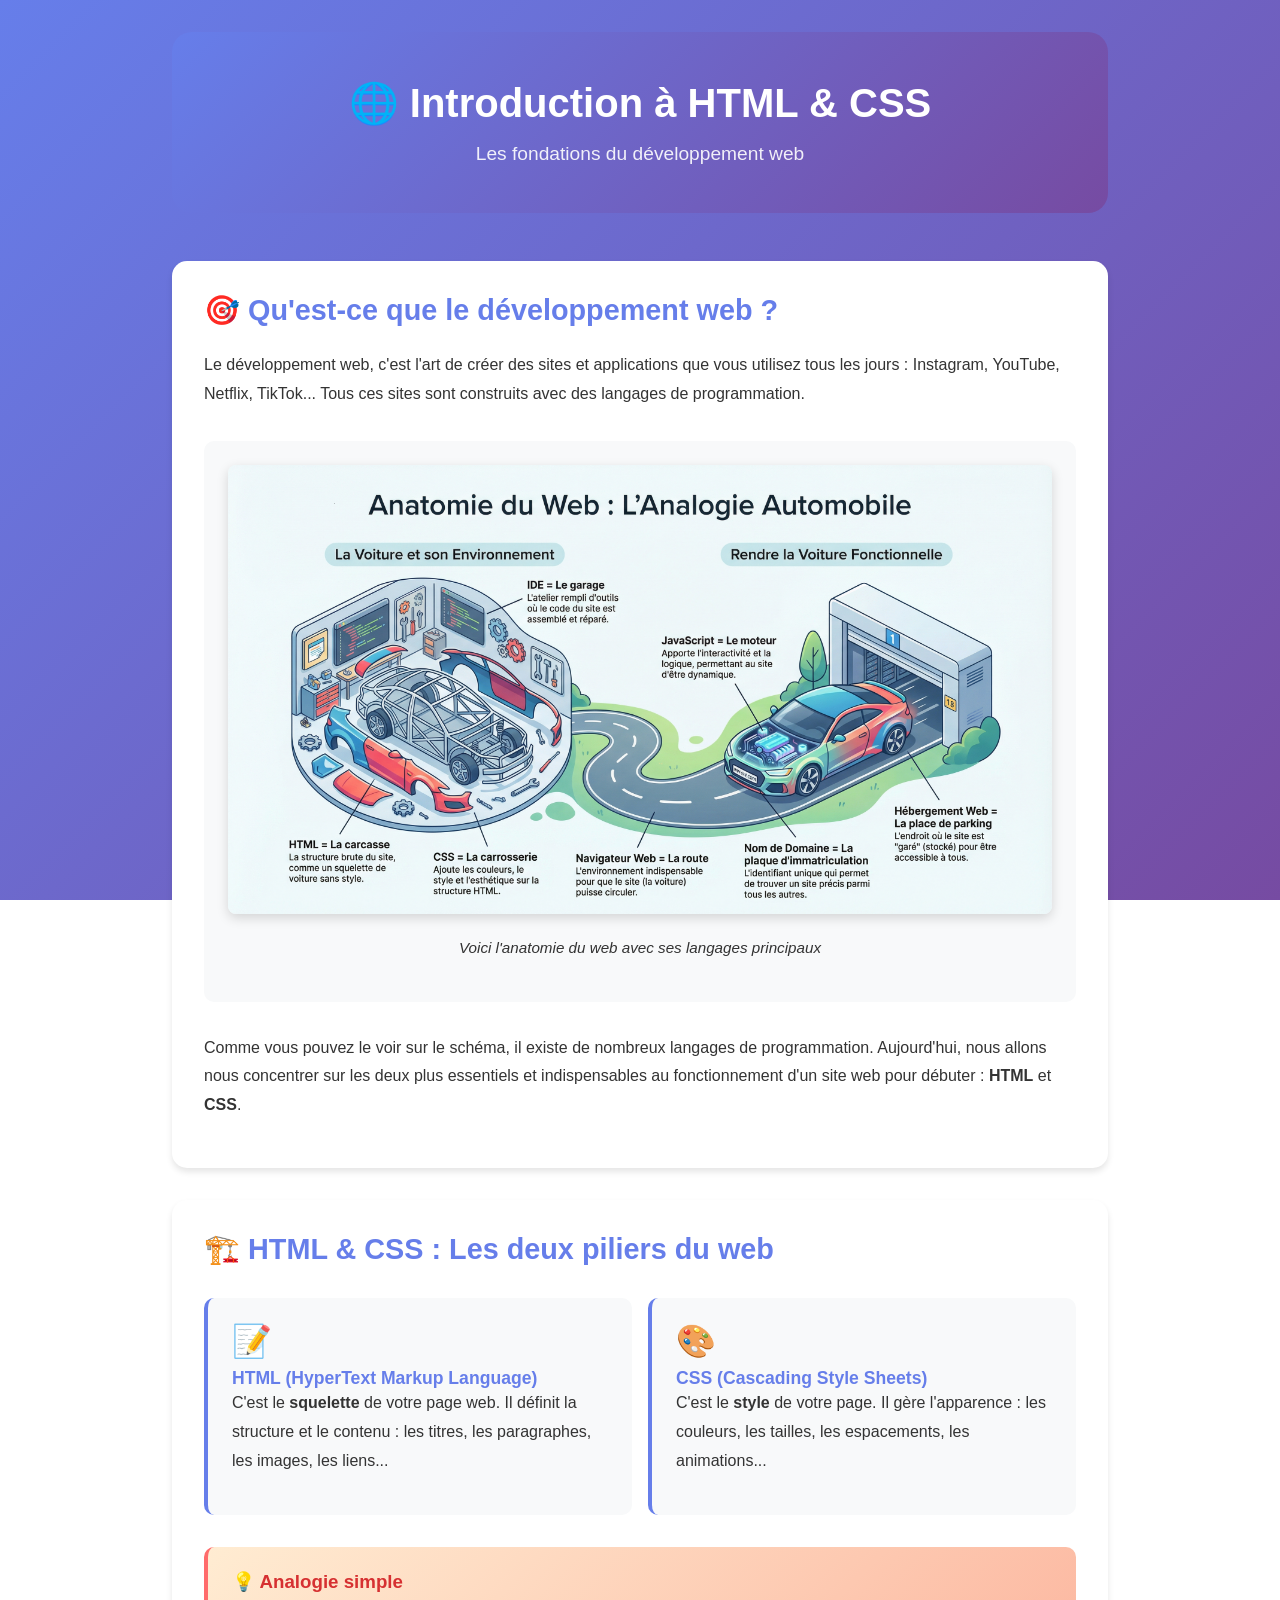
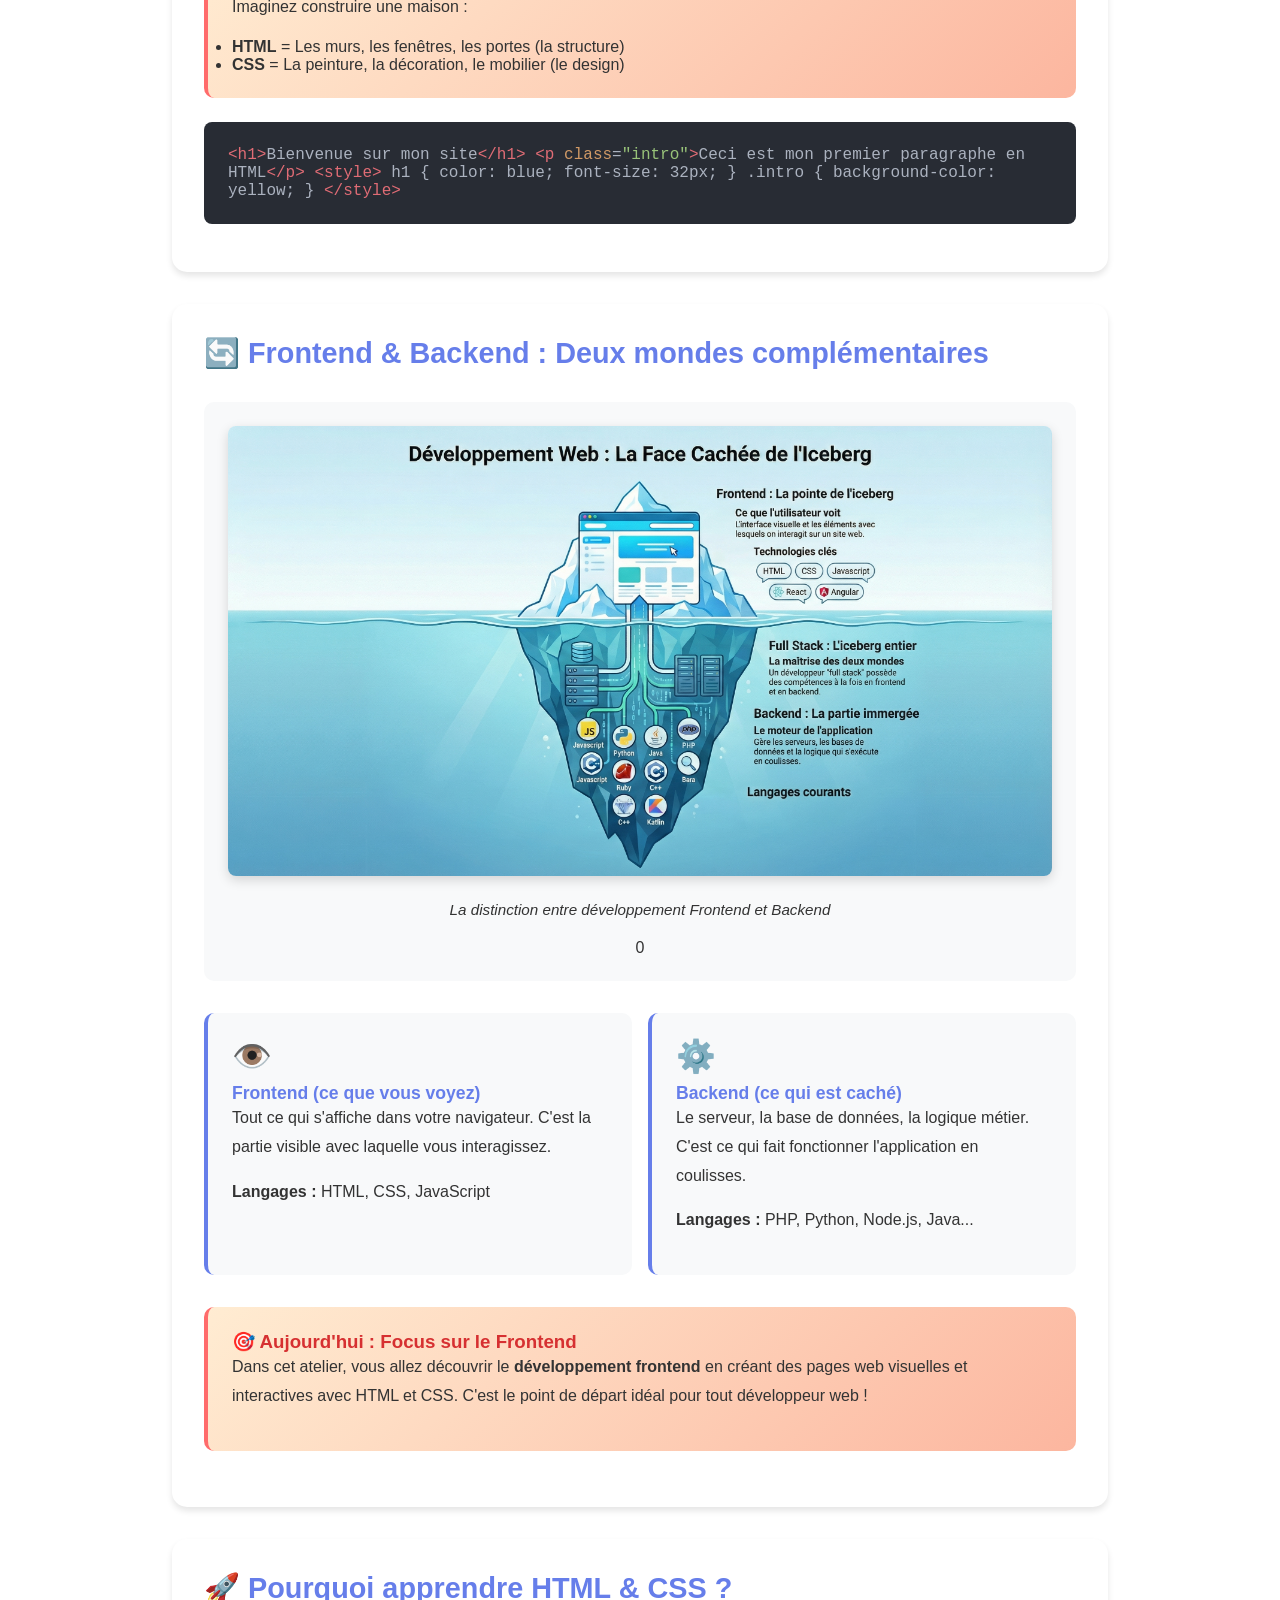
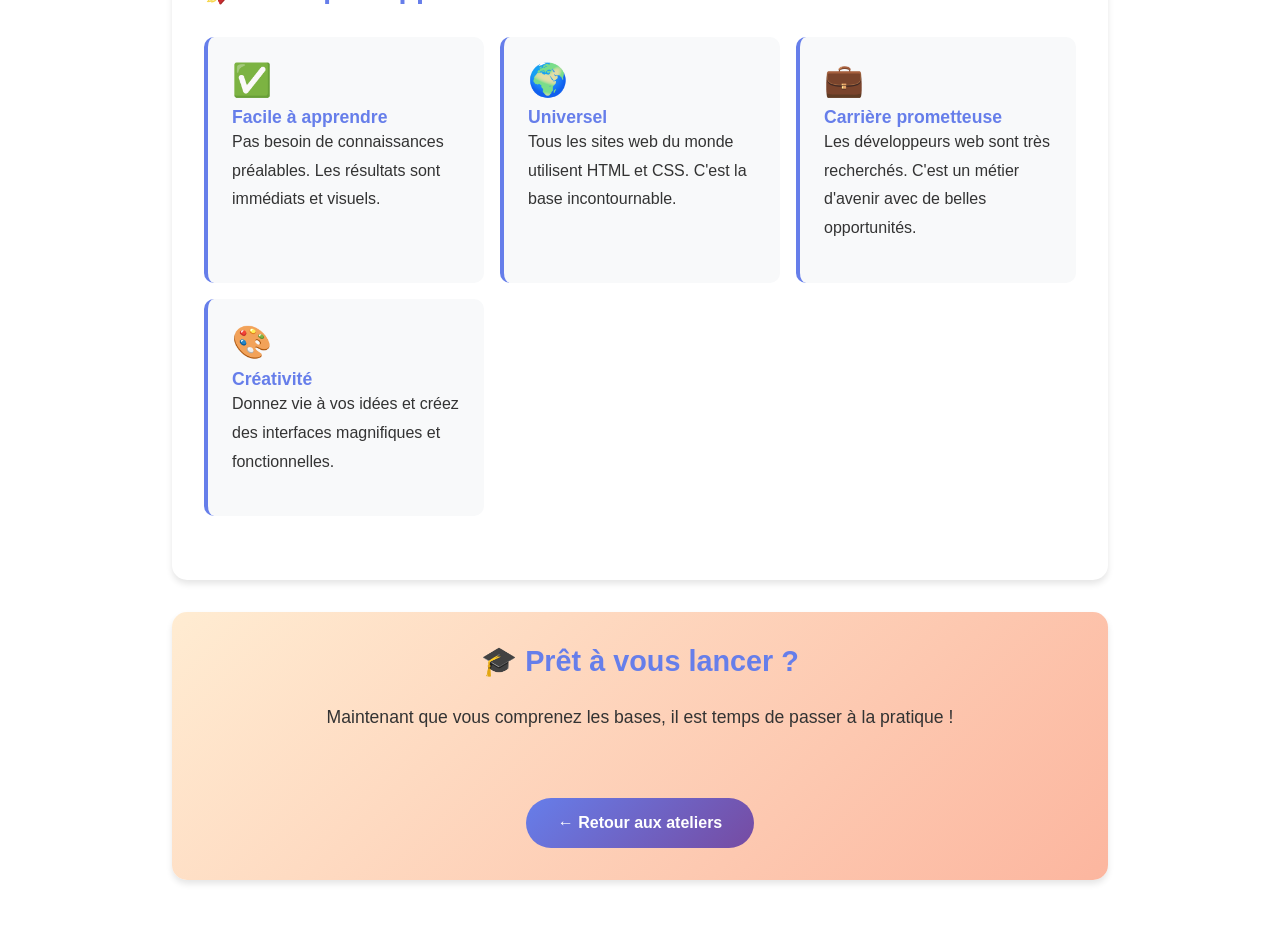
<file: intro.html>
<!DOCTYPE html>
<html lang="fr">
<head>
  <meta charset="UTF-8">
  <meta name="viewport" content="width=device-width, initial-scale=1.0">
  <title>Introduction HTML/CSS - My Digital School</title>
  <link rel="icon" type="image/png" href="assets/img/mds_logo_round.png">
  <link rel="stylesheet" href="index.css">
  <style>
    .intro-container {
      max-width: 1000px;
      margin: 0 auto;
      padding: 2rem;
    }

    .intro-hero {
      text-align: center;
      padding: 3rem 1rem;
      background: linear-gradient(135deg, #667eea 0%, #764ba2 100%);
      border-radius: 20px;
      color: white;
      margin-bottom: 3rem;
    }

    .intro-hero h1 {
      font-size: 2.5rem;
      margin-bottom: 1rem;
    }

    .intro-hero p {
      font-size: 1.2rem;
      opacity: 0.9;
    }

    .content-section {
      background: white;
      border-radius: 15px;
      padding: 2rem;
      margin-bottom: 2rem;
      box-shadow: 0 4px 6px rgba(0, 0, 0, 0.1);
    }

    .content-section h2 {
      color: #667eea;
      margin-bottom: 1.5rem;
      font-size: 1.8rem;
    }

    .content-section p {
      line-height: 1.8;
      margin-bottom: 1rem;
      color: #333;
    }

    .image-container {
      text-align: center;
      margin: 2rem 0;
      padding: 1.5rem;
      background: #f8f9fa;
      border-radius: 10px;
    }

    .image-container img {
      max-width: 100%;
      height: auto;
      border-radius: 8px;
      box-shadow: 0 4px 12px rgba(0, 0, 0, 0.15);
    }

    .image-caption {
      margin-top: 1rem;
      font-style: italic;
      color: #666;
      font-size: 0.95rem;
    }

    .highlight-box {
      background: linear-gradient(135deg, #ffecd2 0%, #fcb69f 100%);
      padding: 1.5rem;
      border-radius: 10px;
      margin: 1.5rem 0;
      border-left: 4px solid #ff6b6b;
    }

    .highlight-box h3 {
      margin-top: 0;
      color: #d63031;
    }

    .code-example {
      background: #282c34;
      color: #abb2bf;
      padding: 1.5rem;
      border-radius: 8px;
      margin: 1rem 0;
      font-family: 'Courier New', monospace;
      overflow-x: auto;
    }

    .code-example .tag {
      color: #e06c75;
    }

    .code-example .attribute {
      color: #d19a66;
    }

    .code-example .value {
      color: #98c379;
    }

    .key-points {
      display: grid;
      grid-template-columns: repeat(auto-fit, minmax(250px, 1fr));
      gap: 1rem;
      margin: 2rem 0;
    }

    .key-point {
      background: #f8f9fa;
      padding: 1.5rem;
      border-radius: 10px;
      border-left: 4px solid #667eea;
    }

    .key-point h4 {
      margin-top: 0;
      color: #667eea;
      font-size: 1.1rem;
    }

    .back-button {
      display: inline-block;
      margin-top: 2rem;
      padding: 1rem 2rem;
      background: linear-gradient(135deg, #667eea 0%, #764ba2 100%);
      color: white;
      text-decoration: none;
      border-radius: 50px;
      font-weight: bold;
      transition: transform 0.3s ease, box-shadow 0.3s ease;
    }

    .back-button:hover {
      transform: translateY(-2px);
      box-shadow: 0 8px 20px rgba(102, 126, 234, 0.4);
    }

    .emoji-icon {
      font-size: 2rem;
      display: block;
      margin-bottom: 0.5rem;
    }
  </style>
</head>
<body>
  <div class="intro-container">
    <!-- Hero -->
    <div class="intro-hero">
      <h1>🌐 Introduction à HTML & CSS</h1>
      <p>Les fondations du développement web</p>
    </div>

    <!-- Section 1: Qu'est-ce que le développement web ? -->
    <div class="content-section">
      <h2>🎯 Qu'est-ce que le développement web ?</h2>
      <p>
        Le développement web, c'est l'art de créer des sites et applications que vous utilisez tous les jours :
        Instagram, YouTube, Netflix, TikTok... Tous ces sites sont construits avec des langages de programmation.
      </p>

      <div class="image-container">
        <img src="assets/img/intro/Anatomie-du-web.webp" alt="Anatomie-du-web">
        <p class="image-caption">Voici l'anatomie du web avec ses langages principaux</p>
      </div>

      <p>
        Comme vous pouvez le voir sur le schéma, il existe de nombreux langages de programmation.
        Aujourd'hui, nous allons nous concentrer sur les deux plus essentiels et indispensables au fonctionnement d'un site web pour débuter : <strong>HTML</strong> et <strong>CSS</strong>.
      </p>
    </div>

    <!-- Section 2: HTML et CSS expliqués -->
    <div class="content-section">
      <h2>🏗️ HTML & CSS : Les deux piliers du web</h2>

      <div class="key-points">
        <div class="key-point">
          <span class="emoji-icon">📝</span>
          <h4>HTML (HyperText Markup Language)</h4>
          <p>C'est le <strong>squelette</strong> de votre page web. Il définit la structure et le contenu : les titres, les paragraphes, les images, les liens...</p>
        </div>

        <div class="key-point">
          <span class="emoji-icon">🎨</span>
          <h4>CSS (Cascading Style Sheets)</h4>
          <p>C'est le <strong>style</strong> de votre page. Il gère l'apparence : les couleurs, les tailles, les espacements, les animations...</p>
        </div>
      </div>

      <div class="highlight-box">
        <h3>💡 Analogie simple</h3>
        <p>
          Imaginez construire une maison :
        </p>
        <ul>
          <li><strong>HTML</strong> = Les murs, les fenêtres, les portes (la structure)</li>
          <li><strong>CSS</strong> = La peinture, la décoration, le mobilier (le design)</li>
        </ul>
      </div>

      <div class="code-example">
<span class="tag">&lt;h1&gt;</span>Bienvenue sur mon site<span class="tag">&lt;/h1&gt;</span>
<span class="tag">&lt;p</span> <span class="attribute">class</span>=<span class="value">"intro"</span><span class="tag">&gt;</span>Ceci est mon premier paragraphe en HTML<span class="tag">&lt;/p&gt;</span>

<span class="tag">&lt;style&gt;</span>
  h1 {
    color: blue;
    font-size: 32px;
  }
  .intro {
    background-color: yellow;
  }
<span class="tag">&lt;/style&gt;</span>
      </div>
    </div>

    <!-- Section 3: Frontend vs Backend -->
    <div class="content-section">
      <h2>🔄 Frontend & Backend : Deux mondes complémentaires</h2>

      <div class="image-container">
        <img src="assets/img/intro/Front_back_fullstack.webp"
         alt="Front_back_fullstack">
        <p class="image-caption">La distinction entre développement Frontend et Backend</p>0
      </div>

      <div class="key-points">
        <div class="key-point">
          <span class="emoji-icon">👁️</span>
          <h4>Frontend (ce que vous voyez)</h4>
          <p>
            Tout ce qui s'affiche dans votre navigateur. C'est la partie visible avec laquelle vous interagissez.
          </p>
          <p><strong>Langages :</strong> HTML, CSS, JavaScript</p>
        </div>

        <div class="key-point">
          <span class="emoji-icon">⚙️</span>
          <h4>Backend (ce qui est caché)</h4>
          <p>
            Le serveur, la base de données, la logique métier. C'est ce qui fait fonctionner l'application en coulisses.
          </p>
          <p><strong>Langages :</strong> PHP, Python, Node.js, Java...</p>
        </div>
      </div>

      <div class="highlight-box">
        <h3>🎯 Aujourd'hui : Focus sur le Frontend</h3>
        <p>
          Dans cet atelier, vous allez découvrir le <strong>développement frontend</strong> en créant des pages web
          visuelles et interactives avec HTML et CSS. C'est le point de départ idéal pour tout développeur web !
        </p>
      </div>
    </div>

    <!-- Section 4: Pourquoi apprendre HTML/CSS ? -->
    <div class="content-section">
      <h2>🚀 Pourquoi apprendre HTML & CSS ?</h2>

      <div class="key-points">
        <div class="key-point">
          <span class="emoji-icon">✅</span>
          <h4>Facile à apprendre</h4>
          <p>Pas besoin de connaissances préalables. Les résultats sont immédiats et visuels.</p>
        </div>

        <div class="key-point">
          <span class="emoji-icon">🌍</span>
          <h4>Universel</h4>
          <p>Tous les sites web du monde utilisent HTML et CSS. C'est la base incontournable.</p>
        </div>

        <div class="key-point">
          <span class="emoji-icon">💼</span>
          <h4>Carrière prometteuse</h4>
          <p>Les développeurs web sont très recherchés. C'est un métier d'avenir avec de belles opportunités.</p>
        </div>

        <div class="key-point">
          <span class="emoji-icon">🎨</span>
          <h4>Créativité</h4>
          <p>Donnez vie à vos idées et créez des interfaces magnifiques et fonctionnelles.</p>
        </div>
      </div>
    </div>

    <!-- Call to action -->
    <div class="content-section" style="text-align: center; background: linear-gradient(135deg, #ffecd2 0%, #fcb69f 100%);">
      <h2>🎓 Prêt à vous lancer ?</h2>
      <p style="font-size: 1.1rem; margin-bottom: 2rem;">
        Maintenant que vous comprenez les bases, il est temps de passer à la pratique !
      </p>
      <a href="index.html" class="back-button">← Retour aux ateliers</a>
    </div>
  </div>
</body>
</html>
</file>
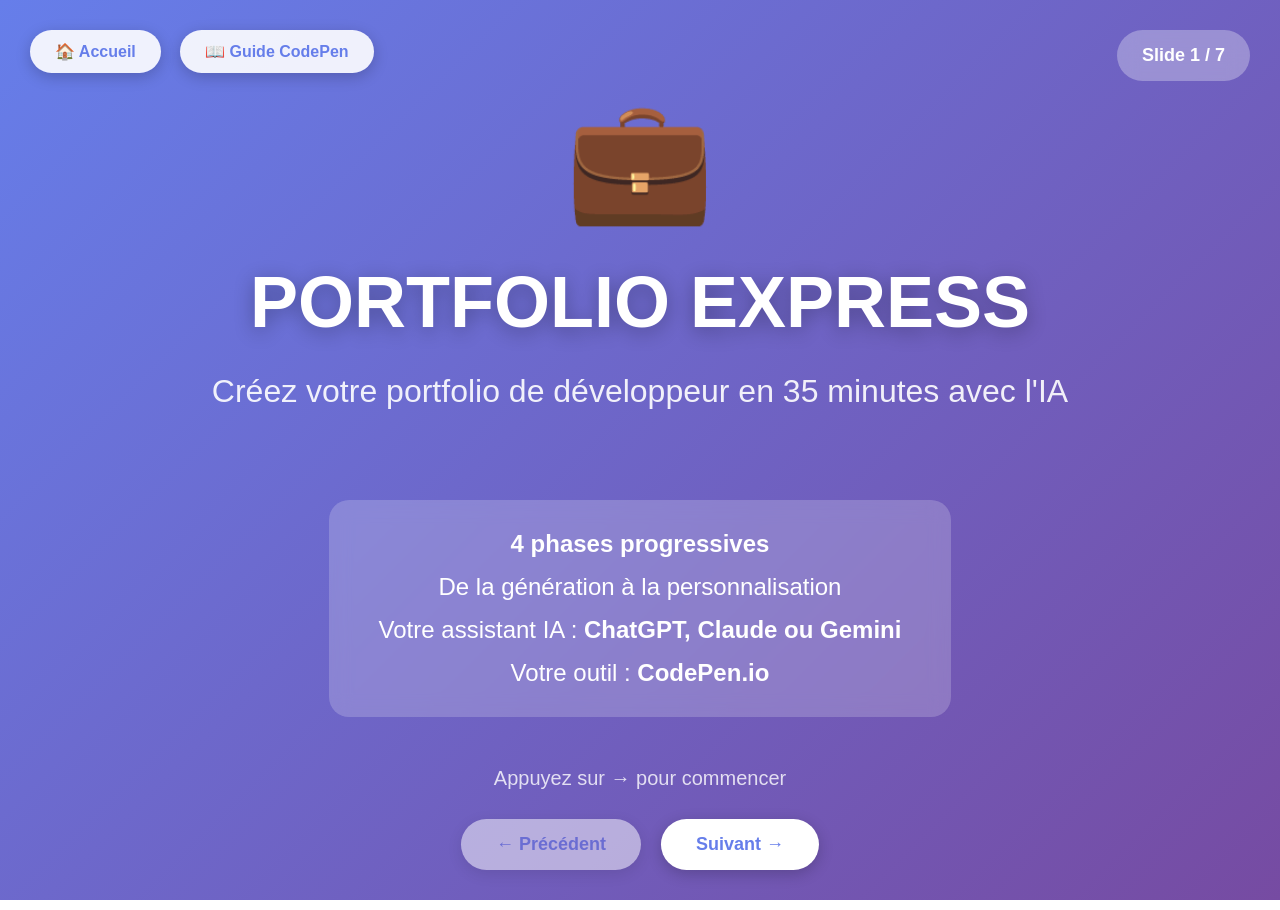
<file: portfolioExpress.html>
<!DOCTYPE html>
<html lang="fr">
<head>
  <meta charset="UTF-8">
  <meta name="viewport" content="width=device-width, initial-scale=1.0">
  <title>Portfolio Express - Atelier JPO</title>
  <link rel="icon" type="image/png" href="assets/img/mds_logo_round.png">
  <link rel="stylesheet" href="portfolioExpress.css">
</head>
<body>
  <a href="index.html" class="home-link">🏠 Accueil</a>
  <a href="guideCodePen.html" class="guide-link">📖 Guide CodePen</a>

  <div class="slide-indicator">
    Slide <span id="currentSlide">1</span> / <span id="totalSlides">6</span>
  </div>

  <div class="container">
    <!-- SLIDE 0: Accueil -->
    <div class="slide active intro-slide">
      <div class="emoji">💼</div>
      <h1>PORTFOLIO EXPRESS</h1>
      <p class="subtitle">Créez votre portfolio de développeur en 35 minutes avec l'IA</p>
      
      <div class="start-info">
        <p><strong>4 phases progressives</strong></p>
        <p style="margin-top: 15px;">De la génération à la personnalisation</p>
        <p style="margin-top: 15px;">Votre assistant IA : <strong>ChatGPT, Claude ou Gemini</strong></p>
        <p style="margin-top: 15px;">Votre outil : <strong>CodePen.io</strong></p>
      </div>

      <div style="margin-top: 50px; font-size: 20px; color: rgba(255,255,255,0.8);">
        Appuyez sur → pour commencer
      </div>
    </div>

    <!-- SLIDE 1: Structure du Portfolio -->
    <div class="slide">
      <div class="challenge-card">
        <div class="challenge-header">
          <div class="challenge-number">STRUCTURE</div>
          <h2 class="challenge-title">
            <span class="challenge-emoji">🏗️</span>
            Votre Portfolio
          </h2>
          <p class="challenge-subtitle">4 sections essentielles pour un portfolio professionnel</p>
        </div>

        <div class="structure-grid">
          <div class="structure-item">
            <div class="structure-item-icon">🎯</div>
            <div class="structure-item-title">Section 1 : Hero</div>
            <div class="structure-item-desc">Votre nom + slogan accrocheur</div>
          </div>

          <div class="structure-item">
            <div class="structure-item-icon">👤</div>
            <div class="structure-item-title">Section 2 : À Propos</div>
            <div class="structure-item-desc">Votre bio courte et impactante</div>
          </div>

          <div class="structure-item">
            <div class="structure-item-icon">💻</div>
            <div class="structure-item-title">Section 3 : Projets</div>
            <div class="structure-item-desc">3 cards de projets créatifs</div>
          </div>

          <div class="structure-item">
            <div class="structure-item-icon">📬</div>
            <div class="structure-item-title">Section 4 : Contact</div>
            <div class="structure-item-desc">Liens vers vos réseaux sociaux</div>
          </div>
        </div>

        <div class="final-result">
          <h3>🎯 Résultat Final :</h3>
          <ul class="result-features">
            <li>Un portfolio complet et professionnel</li>
            <li>Design moderne et responsive</li>
            <li>Animations et effets visuels</li>
            <li>100% personnalisé à votre image</li>
            <li>Réutilisable pour vos vraies candidatures</li>
          </ul>
        </div>

        <div class="timer-section">
          <span>⏱️</span>
          <span>Temps total :</span>
          <span class="countdown">35:00</span>
        </div>
      </div>
    </div>

    <!-- SLIDE 2: Phase 1 -->
    <div class="slide">
      <div class="challenge-card">
        <div class="challenge-header">
          <div class="challenge-number">PHASE 1</div>
          <h2 class="challenge-title">
            <span class="challenge-emoji">🤖</span>
            L'IA Génère Tout le Code
          </h2>
          <p class="challenge-subtitle">Laissez votre IA créer la base complète de votre portfolio</p>
        </div>

        <div class="phase-section">
          <div class="phase-header">
            <div class="phase-number">1</div>
            <div class="phase-title">Génération Automatique</div>
          </div>
          <div class="phase-content">
            <p class="phase-description">
              Demandez à votre IA de créer l'intégralité de votre portfolio avec les 4 sections. Elle va générer tout le code HTML/CSS nécessaire.
            </p>

            <h4 style="color: #3730a3; margin-bottom: 10px;">📝 Prompt à utiliser :</h4>
            <div class="prompt-box">
Crée un portfolio de développeur web avec les sections suivantes :<br>
- Hero : mon nom et un slogan accrocheur<br>
- About : une bio courte<br>
- Projects : 3 cards de projets avec titre, description et image<br>
- Contact : liens vers réseaux sociaux<br>
<br>
Style moderne et minimaliste avec un design professionnel.
            </div>

            <h4 style="color: #3730a3; margin-top: 25px; margin-bottom: 10px;">✅ Ce que vous allez obtenir :</h4>
            <ul class="example-list">
              <li>Code HTML complet structuré en sections</li>
              <li>CSS avec design moderne et responsive</li>
              <li>Palette de couleurs harmonieuse</li>
              <li>Mise en page professionnelle</li>
            </ul>
          </div>
        </div>

        <div class="help-section">
          <h3>💡 Conseil :</h3>
          <p style="color: #92400e; font-size: 18px; line-height: 1.6;">
            Copiez tout le code généré dans CodePen. Vérifiez que les 4 sections s'affichent correctement. Ne vous inquiétez pas si ce n'est pas parfait, vous allez personnaliser ensuite !
          </p>
        </div>

        <div class="timer-section">
          <span>⏱️</span>
          <span>Phase 1 :</span>
          <span class="countdown">7:00</span>
        </div>
      </div>
    </div>

    <!-- SLIDE 3: Phase 2 -->
    <div class="slide">
      <div class="challenge-card">
        <div class="challenge-header">
          <div class="challenge-number">PHASE 2</div>
          <h2 class="challenge-title">
            <span class="challenge-emoji">🧠</span>
            Compréhension du Code
          </h2>
          <p class="challenge-subtitle">L'IA vous explique comment fonctionne le code généré</p>
        </div>

        <div class="phase-section">
          <div class="phase-header">
            <div class="phase-number">2</div>
            <div class="phase-title">Exploration & Apprentissage</div>
          </div>
          <div class="phase-content">
            <p class="phase-description">
              Maintenant que vous avez le code, demandez à l'IA d'expliquer les parties importantes. C'est le moment de comprendre ce que vous avez créé !
            </p>

            <h4 style="color: #3730a3; margin-bottom: 10px;">📝 Questions à poser à votre IA :</h4>
            <ul class="example-list">
              <li>À quoi sert cette balise &lt;section&gt; ?</li>
              <li>Pourquoi utilise-t-on display: flex ici ?</li>
              <li>Comment fonctionne le responsive dans ce code ?</li>
              <li>Explique-moi les media queries ligne par ligne</li>
            </ul>

            <div class="prompt-box" style="margin-top: 20px;">
Explique-moi ce code section par section :<br>
- Que fait la section Hero ?<br>
- Comment fonctionne la grille de projets ?<br>
- Comment le site s'adapte au mobile ?
            </div>
          </div>
        </div>

        <div class="help-section">
          <h3>💡 Objectif de cette phase :</h3>
          <p style="color: #92400e; font-size: 18px; line-height: 1.6;">
            Vous devez comprendre la structure de votre portfolio. Cela vous aidera à le personnaliser efficacement dans les phases suivantes. N'hésitez pas à poser plein de questions !
          </p>
        </div>

        <div class="timer-section">
          <span>⏱️</span>
          <span>Phase 2 :</span>
          <span class="countdown">7:00</span>
        </div>
      </div>
    </div>

    <!-- SLIDE 4: Phase 3 -->
    <div class="slide">
      <div class="challenge-card">
        <div class="challenge-header">
          <div class="challenge-number">PHASE 3</div>
          <h2 class="challenge-title">
            <span class="challenge-emoji">🎨</span>
            Personnalisation Guidée
          </h2>
          <p class="challenge-subtitle">Transformez le template en VOTRE portfolio unique</p>
        </div>

        <div class="phase-section">
          <div class="phase-header">
            <div class="phase-number">3</div>
            <div class="phase-title">Customisation Créative</div>
          </div>
          <div class="phase-content">
            <p class="phase-description">
              C'est le moment de rendre ce portfolio vraiment personnel ! Utilisez l'IA pour modifier les couleurs, les textes, les effets visuels...
            </p>

            <h4 style="color: #3730a3; margin-bottom: 10px;">🎯 Éléments à personnaliser :</h4>
            
            <div style="background: white; padding: 20px; border-radius: 10px; margin: 15px 0;">
              <h5 style="color: #6366f1; margin-bottom: 15px;">🎨 Couleurs & Style</h5>
              <div class="prompt-box">
Change les couleurs pour du cyan/magenta cyberpunk<br>
OU<br>
Utilise une palette de couleurs pastel et douce
              </div>
            </div>

            <div style="background: white; padding: 20px; border-radius: 10px; margin: 15px 0;">
              <h5 style="color: #6366f1; margin-bottom: 15px;">📝 Contenu Personnalisé</h5>
              <div class="prompt-box">
Crée un slogan accrocheur pour un futur développeur web passionné par [TA PASSION]
              </div>
            </div>

            <div style="background: white; padding: 20px; border-radius: 10px; margin: 15px 0;">
              <h5 style="color: #6366f1; margin-bottom: 15px;">✨ Effets Visuels</h5>
              <div class="prompt-box">
Ajoute une animation de typing effect sur le slogan<br>
OU<br>
Crée un effet de parallaxe sur les images
              </div>
            </div>

            <div style="background: white; padding: 20px; border-radius: 10px; margin: 15px 0;">
              <h5 style="color: #6366f1; margin-bottom: 15px;">🔗 Liens Sociaux</h5>
              <div class="prompt-box">
Ajoute des icônes Font Awesome pour Instagram, GitHub, LinkedIn et Email
              </div>
            </div>
          </div>
        </div>

        <div class="timer-section">
          <span>⏱️</span>
          <span>Phase 3 :</span>
          <span class="countdown">12:00</span>
        </div>
      </div>
    </div>

    <!-- SLIDE 5: Phase 4 -->
    <div class="slide">
      <div class="challenge-card">
        <div class="challenge-header">
          <div class="challenge-number">PHASE 4</div>
          <h2 class="challenge-title">
            <span class="challenge-emoji">📱</span>
            Responsive & Finitions
          </h2>
          <p class="challenge-subtitle">Optimisez votre portfolio pour tous les appareils</p>
        </div>

        <div class="phase-section">
          <div class="phase-header">
            <div class="phase-number">4</div>
            <div class="phase-title">Perfectionnement Final</div>
          </div>
          <div class="phase-content">
            <p class="phase-description">
              La touche finale : assurez-vous que votre portfolio est parfait sur mobile, tablette et desktop !
            </p>

            <h4 style="color: #3730a3; margin-bottom: 10px;">📝 Prompts pour le responsive :</h4>
            <div class="prompt-box">
Explique-moi les media queries et vérifie que mon portfolio s'adapte bien aux écrans de téléphone
            </div>

            <div class="prompt-box" style="margin-top: 15px;">
Optimise l'affichage mobile : réduis la taille des titres et ajuste les espacements pour les petits écrans
            </div>

            <h4 style="color: #3730a3; margin-top: 25px; margin-bottom: 10px;">✨ Touches finales :</h4>
            <ul class="example-list">
              <li>Testez le portfolio sur différentes tailles d'écran (CodePen permet de redimensionner)</li>
              <li>Vérifiez que tous les liens fonctionnent</li>
              <li>Ajustez les espacements si nécessaire</li>
              <li>Assurez-vous que les images s'affichent correctement</li>
            </ul>
          </div>
        </div>

        <div class="help-section">
          <h3>💡 Checklist Finale :</h3>
          <div class="tips-grid">
            <div class="tip-card">
              <div class="tip-card-emoji">✅</div>
              <div class="tip-card-text">4 sections complètes</div>
            </div>
            <div class="tip-card">
              <div class="tip-card-emoji">🎨</div>
              <div class="tip-card-text">Couleurs personnalisées</div>
            </div>
            <div class="tip-card">
              <div class="tip-card-emoji">📱</div>
              <div class="tip-card-text">Responsive OK</div>
            </div>
            <div class="tip-card">
              <div class="tip-card-emoji">✨</div>
              <div class="tip-card-text">Animations ajoutées</div>
            </div>
          </div>
        </div>

        <div class="timer-section">
          <span>⏱️</span>
          <span>Phase 4 :</span>
          <span class="countdown">9:00</span>
        </div>
      </div>
    </div>

    <!-- SLIDE 6: Conclusion -->
    <div class="slide intro-slide">
      <div class="emoji">🎉</div>
      <h1 style="font-size: 56px;">Portfolio Terminé !</h1>
      <p class="subtitle">Vous avez créé un portfolio professionnel avec l'IA</p>
      
      <div class="start-info" style="max-width: 800px;">
        <p style="font-size: 22px; line-height: 1.6;">
          <strong>Félicitations !</strong> Vous venez de découvrir comment l'IA peut accélérer votre travail de développeur.
        </p>
        <p style="font-size: 20px; margin-top: 20px; line-height: 1.6;">
          Ce portfolio est à vous ! Vous pouvez le sauvegarder, le modifier, et même l'utiliser pour de vraies candidatures.
        </p>
        <p style="font-size: 20px; margin-top: 20px; line-height: 1.6;">
          En formation, vous apprendrez à créer des portfolios encore plus avancés avec WordPress, React, et bien plus ! 🚀
        </p>
      </div>

      <div style="margin-top: 50px;">
        <div style="background: rgba(255,255,255,0.3); backdrop-filter: blur(10px); padding: 25px 40px; border-radius: 20px; display: inline-block;">
          <p style="font-size: 24px; color: white; font-weight: bold;">
            📸 Projection des portfolios créés !
          </p>
        </div>
      </div>

      <div style="margin-top: 40px; font-size: 28px; color: white; font-weight: bold;">
        Des questions ? 💬
      </div>
    </div>
  </div>

  <!-- Navigation -->
  <div class="navigation">
    <button class="nav-btn" id="prevBtn" onclick="changeSlide(-1)">← Précédent</button>
    <button class="nav-btn" id="nextBtn" onclick="changeSlide(1)">Suivant →</button>
  </div>

  <script src="portfolioExpress.js"></script>
</body>
</html>
</file>
<file: index.css>
* {
  margin: 0;
  padding: 0;
  box-sizing: border-box;
}

body {
  font-family: 'Segoe UI', Tahoma, Geneva, Verdana, sans-serif;
  background: linear-gradient(135deg, #667eea 0%, #764ba2 100%);
  background-attachment: fixed;
  min-height: 100vh;
  color: #333;
}

.container {
  max-width: 1200px;
  margin: 0 auto;
  padding: 40px 20px;
}

/* Hero Section */
.hero {
  text-align: center;
  padding: 60px 20px;
  margin-bottom: 60px;
}

.hero-content {
  animation: fadeInUp 0.8s ease-out;
}

@keyframes fadeInUp {
  from {
    opacity: 0;
    transform: translateY(30px);
  }
  to {
    opacity: 1;
    transform: translateY(0);
  }
}

.logo-img {
  max-width: 300px;
  height: auto;
  margin-bottom: 30px;
  animation: fadeInScale 1s ease-out;
}

@keyframes fadeInScale {
  from {
    opacity: 0;
    transform: scale(0.8);
  }
  to {
    opacity: 1;
    transform: scale(1);
  }
}

.hero h1 {
  font-size: 64px;
  color: white;
  margin-bottom: 15px;
  text-shadow: 0 4px 20px rgba(0,0,0,0.3);
}

.subtitle {
  font-size: 32px;
  color: rgba(255,255,255,0.9);
  margin-bottom: 30px;
}

.hero-tagline {
  font-size: 28px;
  color: white;
  background: rgba(255,255,255,0.2);
  backdrop-filter: blur(10px);
  padding: 25px 50px;
  border-radius: 50px;
  display: inline-block;
  margin-top: 20px;
}

/* Introduction Section */
.intro-section {
  background: white;
  border-radius: 30px;
  padding: 50px;
  margin-bottom: 60px;
  box-shadow: 0 20px 60px rgba(0,0,0,0.3);
  animation: fadeInUp 0.8s ease-out 0.2s backwards;
}

.intro-section h2 {
  font-size: 42px;
  color: #667eea;
  margin-bottom: 25px;
  text-align: center;
}

.intro-text {
  font-size: 22px;
  line-height: 1.8;
  color: #4a5568;
  text-align: center;
  margin-bottom: 40px;
}

.intro-highlights {
  display: grid;
  grid-template-columns: repeat(auto-fit, minmax(200px, 1fr));
  gap: 20px;
  margin-top: 40px;
}

.highlight-item {
  background: linear-gradient(135deg, #667eea, #764ba2);
  color: white;
  padding: 25px;
  border-radius: 15px;
  text-align: center;
  font-size: 20px;
  font-weight: bold;
  display: flex;
  flex-direction: column;
  gap: 10px;
  transition: transform 0.3s ease;
}

.highlight-item:hover {
  transform: translateY(-5px);
}

.highlight-icon {
  font-size: 48px;
}

/* Workshops Section */
.workshops-section {
  margin-bottom: 60px;
  animation: fadeInUp 0.8s ease-out 0.4s backwards;
}

.workshops-section h2 {
  font-size: 42px;
  color: white;
  margin-bottom: 40px;
  text-align: center;
  text-shadow: 0 2px 10px rgba(0,0,0,0.2);
}

.workshops-grid {
  display: grid;
  grid-template-columns: repeat(auto-fit, minmax(320px, 1fr));
  gap: 30px;
}

.workshop-card {
  background: white;
  border-radius: 25px;
  padding: 40px;
  text-decoration: none;
  color: inherit;
  box-shadow: 0 10px 30px rgba(0,0,0,0.2);
  transition: all 0.3s ease;
  display: flex;
  flex-direction: column;
  position: relative;
  overflow: hidden;
}

.workshop-card::before {
  content: '';
  position: absolute;
  top: 0;
  left: 0;
  right: 0;
  height: 8px;
  background: linear-gradient(90deg, #667eea, #764ba2);
}

.guide-card::before {
  background: linear-gradient(90deg, #3b82f6, #1e3a8a);
}

.battle-card::before {
  background: linear-gradient(90deg, #667eea, #764ba2);
}

.portfolio-card::before {
  background: linear-gradient(90deg, #8b5cf6, #6366f1);
}

.workshop-card:hover {
  transform: translateY(-10px);
  box-shadow: 0 20px 40px rgba(0,0,0,0.3);
}

.card-header {
  text-align: center;
  margin-bottom: 20px;
}

.card-emoji {
  font-size: 72px;
  margin-bottom: 15px;
}

.card-header h3 {
  font-size: 32px;
  color: #2d3748;
}

.card-description {
  font-size: 18px;
  color: #4a5568;
  line-height: 1.6;
  margin-bottom: 20px;
  flex-grow: 1;
}

.card-badge {
  display: inline-block;
  background: linear-gradient(135deg, #fbbf24, #f59e0b);
  color: white;
  padding: 8px 20px;
  border-radius: 50px;
  font-size: 14px;
  font-weight: bold;
  margin-bottom: 20px;
}

.card-features {
  display: flex;
  flex-wrap: wrap;
  gap: 10px;
  margin-bottom: 20px;
}

.card-features span {
  background: #f1f5f9;
  color: #475569;
  padding: 8px 16px;
  border-radius: 20px;
  font-size: 14px;
  font-weight: 500;
}

.card-footer {
  display: flex;
  justify-content: space-between;
  align-items: center;
  margin-top: 20px;
  padding-top: 20px;
  border-top: 2px solid #e2e8f0;
}

.card-duration {
  color: #64748b;
  font-size: 16px;
  font-weight: bold;
}

.card-arrow {
  font-size: 32px;
  color: #667eea;
  font-weight: bold;
}

/* CTA Section */
.cta-section {
  margin-bottom: 60px;
  animation: fadeInUp 0.8s ease-out 0.6s backwards;
}

.cta-box {
  background: white;
  border-radius: 30px;
  padding: 60px;
  text-align: center;
  box-shadow: 0 20px 60px rgba(0,0,0,0.3);
}

.cta-box h2 {
  font-size: 48px;
  color: #667eea;
  margin-bottom: 20px;
}

.cta-box p {
  font-size: 22px;
  color: #4a5568;
  margin-bottom: 40px;
}

.cta-button {
  display: inline-block;
  background: linear-gradient(135deg, #667eea, #764ba2);
  color: white;
  padding: 20px 50px;
  border-radius: 50px;
  font-size: 24px;
  font-weight: bold;
  text-decoration: none;
  box-shadow: 0 10px 30px rgba(102, 126, 234, 0.4);
  transition: all 0.3s ease;
}

.cta-button:hover {
  transform: translateY(-5px);
  box-shadow: 0 15px 40px rgba(102, 126, 234, 0.6);
}

/* Footer */
.footer {
  text-align: center;
  padding: 40px 20px;
  color: white;
}

.footer p {
  font-size: 18px;
  margin-bottom: 10px;
}

.footer-tagline {
  font-size: 16px;
  opacity: 0.9;
  font-style: italic;
}

/* Responsive */
@media (max-width: 768px) {
  .logo-img {
    max-width: 200px;
  }

  .hero h1 {
    font-size: 42px;
  }

  .subtitle {
    font-size: 24px;
  }

  .hero-tagline {
    font-size: 20px;
    padding: 20px 30px;
  }

  .intro-section {
    padding: 30px 25px;
  }

  .intro-section h2,
  .workshops-section h2 {
    font-size: 32px;
  }

  .intro-text {
    font-size: 18px;
  }

  .intro-highlights {
    grid-template-columns: 1fr;
  }

  .workshops-grid {
    grid-template-columns: 1fr;
  }

  .workshop-card {
    padding: 30px 25px;
  }

  .card-emoji {
    font-size: 56px;
  }

  .card-header h3 {
    font-size: 28px;
  }

  .cta-box {
    padding: 40px 30px;
  }

  .cta-box h2 {
    font-size: 36px;
  }

  .cta-box p {
    font-size: 18px;
  }

  .cta-button {
    padding: 18px 40px;
    font-size: 20px;
  }
}
</file>
<file: battle.css>
* {
  margin: 0;
  padding: 0;
  box-sizing: border-box;
}

body {
  font-family: 'Segoe UI', Tahoma, Geneva, Verdana, sans-serif;
  background: linear-gradient(135deg, #667eea 0%, #764ba2 100%);
  background-attachment: fixed;
  min-height: 100vh;
  display: flex;
  flex-direction: column;
}

.container {
  flex: 1;
  display: flex;
  flex-direction: column;
  position: relative;
}

/* Slides */
.slide {
  position: absolute;
  top: 0;
  left: 0;
  width: 100%;
  min-height: 100%;
  display: none;
  flex-direction: column;
  justify-content: flex-start;
  align-items: center;
  padding: 60px;
  padding-bottom: 120px;
  animation: fadeIn 0.5s ease-in-out;
  overflow-y: auto;
}

.slide.active {
  display: flex;
}

@keyframes fadeIn {
  from {
    opacity: 0;
    transform: translateY(20px);
  }
  to {
    opacity: 1;
    transform: translateY(0);
  }
}

/* Slide d'accueil */
.intro-slide {
  text-align: center;
  justify-content: center !important;
}

.intro-slide h1 {
  font-size: 72px;
  color: white;
  text-shadow: 0 4px 20px rgba(0,0,0,0.3);
  margin-bottom: 30px;
  animation: pulse 2s infinite;
}

@keyframes pulse {
  0%, 100% {
    transform: scale(1);
  }
  50% {
    transform: scale(1.05);
  }
}

.intro-slide .subtitle {
  font-size: 32px;
  color: rgba(255,255,255,0.9);
  margin-bottom: 50px;
}

.intro-slide .emoji {
  font-size: 120px;
  margin: 30px 0;
}

.start-info {
  background: rgba(255,255,255,0.2);
  backdrop-filter: blur(10px);
  padding: 30px 50px;
  border-radius: 20px;
  font-size: 24px;
  color: white;
  margin-top: 40px;
}

/* Cartes de défi */
.challenge-card {
  background: white;
  border-radius: 30px;
  padding: 50px;
  max-width: 900px;
  width: 90%;
  box-shadow: 0 20px 60px rgba(0,0,0,0.3);
  position: relative;
  overflow: visible;
  margin-top: 20px;
}

.challenge-card::before {
  content: '';
  position: absolute;
  top: 0;
  left: 0;
  right: 0;
  height: 10px;
  background: linear-gradient(90deg, #667eea, #764ba2, #f093fb, #4facfe);
  background-size: 200% 100%;
  animation: gradient 3s linear infinite;
}

@keyframes gradient {
  0% {
    background-position: 0% 0%;
  }
  100% {
    background-position: 200% 0%;
  }
}

.challenge-header {
  text-align: center;
  margin-bottom: 40px;
}

.challenge-number {
  display: inline-block;
  background: linear-gradient(135deg, #667eea, #764ba2);
  color: white;
  padding: 10px 30px;
  border-radius: 50px;
  font-size: 20px;
  font-weight: bold;
  margin-bottom: 20px;
}

.challenge-title {
  font-size: 48px;
  color: #2d3748;
  margin-bottom: 15px;
  display: flex;
  align-items: center;
  justify-content: center;
  gap: 15px;
}

.challenge-emoji {
  font-size: 56px;
}

.challenge-subtitle {
  font-size: 22px;
  color: #718096;
}

.objectives {
  background: #f7fafc;
  padding: 30px;
  border-radius: 15px;
  margin: 30px 0;
}

.objectives h3 {
  color: #2d3748;
  font-size: 24px;
  margin-bottom: 20px;
  display: flex;
  align-items: center;
  gap: 10px;
}

.objective-item {
  display: flex;
  align-items: center;
  gap: 15px;
  padding: 12px 0;
  font-size: 20px;
  color: #4a5568;
  border-bottom: 1px solid #e2e8f0;
}

.objective-item:last-child {
  border-bottom: none;
}

.objective-item::before {
  content: '✅';
  font-size: 24px;
}

.help-section {
  background: linear-gradient(135deg, #fef3c7, #fde68a);
  border-left: 5px solid #f59e0b;
  padding: 25px;
  border-radius: 10px;
  margin: 25px 0;
}

.help-section h3 {
  color: #92400e;
  font-size: 22px;
  margin-bottom: 15px;
  display: flex;
  align-items: center;
  gap: 10px;
}

.prompt-box {
  background: white;
  padding: 20px;
  border-radius: 10px;
  font-family: 'Courier New', monospace;
  font-size: 16px;
  color: #1f2937;
  line-height: 1.6;
  margin-top: 15px;
  border: 2px dashed #d97706;
}

.timer-section {
  display: flex;
  align-items: center;
  justify-content: center;
  gap: 15px;
  font-size: 28px;
  color: #ef4444;
  font-weight: bold;
  margin-top: 25px;
  padding: 20px;
  background: #fee2e2;
  border-radius: 15px;
}

.options-section {
  margin: 25px 0;
}

.option-card {
  background: linear-gradient(135deg, #e0e7ff, #ddd6fe);
  padding: 20px;
  border-radius: 12px;
  margin: 15px 0;
  border-left: 5px solid #6366f1;
}

.option-card h4 {
  color: #3730a3;
  font-size: 22px;
  margin-bottom: 10px;
}

.option-card p {
  color: #4338ca;
  font-size: 18px;
}

.strategy-section {
  background: #dbeafe;
  border-left: 5px solid #3b82f6;
  padding: 25px;
  border-radius: 10px;
  margin: 25px 0;
}

.strategy-section h3 {
  color: #1e3a8a;
  font-size: 22px;
  margin-bottom: 15px;
}

.strategy-steps {
  list-style: none;
  counter-reset: step-counter;
}

.strategy-steps li {
  counter-increment: step-counter;
  padding: 12px 0;
  font-size: 18px;
  color: #1e40af;
  display: flex;
  align-items: center;
  gap: 15px;
}

.strategy-steps li::before {
  content: counter(step-counter);
  background: #3b82f6;
  color: white;
  width: 30px;
  height: 30px;
  border-radius: 50%;
  display: flex;
  align-items: center;
  justify-content: center;
  font-weight: bold;
  flex-shrink: 0;
}

.prize-badge {
  background: linear-gradient(135deg, #fbbf24, #f59e0b);
  color: white;
  padding: 15px 30px;
  border-radius: 50px;
  font-size: 22px;
  font-weight: bold;
  display: inline-flex;
  align-items: center;
  gap: 10px;
  margin-top: 20px;
}

/* Navigation */
.navigation {
  position: fixed;
  bottom: 30px;
  left: 50%;
  transform: translateX(-50%);
  display: flex;
  gap: 20px;
  z-index: 1000;
}

.nav-btn {
  background: white;
  border: none;
  padding: 15px 35px;
  border-radius: 50px;
  font-size: 18px;
  font-weight: bold;
  cursor: pointer;
  box-shadow: 0 4px 15px rgba(0,0,0,0.2);
  transition: all 0.3s ease;
  color: #667eea;
}

.nav-btn:hover {
  transform: translateY(-3px);
  box-shadow: 0 6px 20px rgba(0,0,0,0.3);
}

.nav-btn:disabled {
  opacity: 0.5;
  cursor: not-allowed;
}

.slide-indicator {
  position: fixed;
  top: 30px;
  right: 30px;
  background: rgba(255,255,255,0.3);
  backdrop-filter: blur(10px);
  padding: 15px 25px;
  border-radius: 50px;
  color: white;
  font-size: 18px;
  font-weight: bold;
}

.home-link {
  position: fixed;
  top: 30px;
  left: 30px;
  background: rgba(255,255,255,0.9);
  padding: 12px 25px;
  border-radius: 50px;
  text-decoration: none;
  color: #667eea;
  font-size: 16px;
  font-weight: bold;
  box-shadow: 0 4px 15px rgba(0,0,0,0.2);
  transition: all 0.3s ease;
  z-index: 1000;
}

.home-link:hover {
  transform: translateY(-3px);
  box-shadow: 0 6px 20px rgba(0,0,0,0.3);
  background: white;
}

.guide-link {
  position: fixed;
  top: 30px;
  left: 180px;
  background: rgba(255,255,255,0.9);
  padding: 12px 25px;
  border-radius: 50px;
  text-decoration: none;
  color: #667eea;
  font-size: 16px;
  font-weight: bold;
  box-shadow: 0 4px 15px rgba(0,0,0,0.2);
  transition: all 0.3s ease;
  z-index: 1000;
}

.guide-link:hover {
  transform: translateY(-3px);
  box-shadow: 0 6px 20px rgba(0,0,0,0.3);
  background: white;
}

/* Timer countdown */
.countdown {
  font-size: 64px;
  font-weight: bold;
  font-family: 'Courier New', monospace;
}

/* Responsive */
@media (max-width: 768px) {
  .slide {
    padding: 30px 20px;
  }

  .intro-slide h1 {
    font-size: 48px;
  }

  .intro-slide .subtitle {
    font-size: 24px;
  }

  .challenge-card {
    padding: 30px 25px;
  }

  .challenge-title {
    font-size: 32px;
  }

  .objective-item,
  .prompt-box,
  .strategy-steps li {
    font-size: 16px;
  }

  .nav-btn {
    padding: 12px 25px;
    font-size: 16px;
  }

  .home-link {
    top: 15px;
    left: 15px;
    padding: 10px 15px;
    font-size: 14px;
  }

  .guide-link {
    top: 65px;
    left: 15px;
    padding: 10px 15px;
    font-size: 14px;
  }
}
</file>
<file: guideCodePen.css>
* {
  margin: 0;
  padding: 0;
  box-sizing: border-box;
}

body {
  font-family: 'Segoe UI', Tahoma, Geneva, Verdana, sans-serif;
  background: linear-gradient(135deg, #1e3a8a 0%, #3b82f6 100%);
  background-attachment: fixed;
  min-height: 100vh;
  display: flex;
  flex-direction: column;
}

.container {
  flex: 1;
  display: flex;
  flex-direction: column;
  position: relative;
}

/* Slides */
.slide {
  position: absolute;
  top: 0;
  left: 0;
  width: 100%;
  min-height: 100%;
  display: none;
  flex-direction: column;
  justify-content: flex-start;
  align-items: center;
  padding: 60px;
  padding-bottom: 120px;
  animation: fadeIn 0.5s ease-in-out;
  overflow-y: auto;
}

.slide.active {
  display: flex;
}

@keyframes fadeIn {
  from {
    opacity: 0;
    transform: translateY(20px);
  }
  to {
    opacity: 1;
    transform: translateY(0);
  }
}

/* Slide d'accueil */
.intro-slide {
  text-align: center;
  justify-content: center !important;
}

.intro-slide h1 {
  font-size: 72px;
  color: white;
  text-shadow: 0 4px 20px rgba(0,0,0,0.3);
  margin-bottom: 30px;
}

.intro-slide .subtitle {
  font-size: 32px;
  color: rgba(255,255,255,0.9);
  margin-bottom: 50px;
}

.intro-slide .emoji {
  font-size: 120px;
  margin: 30px 0;
  animation: bounce 2s infinite;
}

@keyframes bounce {
  0%, 100% {
    transform: translateY(0);
  }
  50% {
    transform: translateY(-20px);
  }
}

/* Cartes de contenu */
.content-card {
  background: white;
  border-radius: 30px;
  padding: 50px;
  max-width: 1100px;
  width: 90%;
  box-shadow: 0 20px 60px rgba(0,0,0,0.3);
  position: relative;
  overflow: visible;
  margin-top: 20px;
}

.content-card::before {
  content: '';
  position: absolute;
  top: 0;
  left: 0;
  right: 0;
  height: 10px;
  background: linear-gradient(90deg, #3b82f6, #1e3a8a, #60a5fa);
  background-size: 200% 100%;
  animation: gradient 3s linear infinite;
}

@keyframes gradient {
  0% {
    background-position: 0% 0%;
  }
  100% {
    background-position: 200% 0%;
  }
}

.section-header {
  text-align: center;
  margin-bottom: 40px;
}

.section-title {
  font-size: 48px;
  color: #1e3a8a;
  margin-bottom: 15px;
  display: flex;
  align-items: center;
  justify-content: center;
  gap: 15px;
}

.section-emoji {
  font-size: 56px;
}

.section-subtitle {
  font-size: 22px;
  color: #64748b;
}

/* Interface mockup */
.interface-mockup {
  background: #f8fafc;
  border: 3px solid #e2e8f0;
  border-radius: 15px;
  overflow: hidden;
  margin: 30px 0;
  box-shadow: 0 10px 30px rgba(0,0,0,0.1);
}

.mockup-header {
  background: #1e293b;
  padding: 15px 20px;
  display: flex;
  align-items: center;
  gap: 10px;
}

.mockup-dot {
  width: 12px;
  height: 12px;
  border-radius: 50%;
}

.dot-red {
  background: #ef4444;
}

.dot-yellow {
  background: #f59e0b;
}

.dot-green {
  background: #10b981;
}

.mockup-title {
  color: white;
  font-size: 14px;
  margin-left: 15px;
}

.mockup-editors {
  display: grid;
  grid-template-columns: repeat(3, 1fr);
  border-bottom: 3px solid #e2e8f0;
}

.mockup-editor {
  padding: 20px;
  text-align: center;
  border-right: 1px solid #e2e8f0;
  background: white;
}

.mockup-editor:last-child {
  border-right: none;
}

.editor-label {
  font-weight: bold;
  color: #3b82f6;
  font-size: 18px;
  margin-bottom: 10px;
}

.editor-desc {
  font-size: 14px;
  color: #64748b;
}

.mockup-result {
  padding: 40px;
  text-align: center;
  background: linear-gradient(135deg, #dbeafe, #bfdbfe);
  min-height: 150px;
  display: flex;
  align-items: center;
  justify-content: center;
  flex-direction: column;
}

.result-label {
  font-weight: bold;
  color: #1e40af;
  font-size: 24px;
  margin-bottom: 10px;
}

.result-emoji {
  font-size: 48px;
}

/* Steps */
.steps-container {
  margin: 30px 0;
}

.step-item {
  display: flex;
  align-items: flex-start;
  gap: 20px;
  padding: 25px;
  background: #f1f5f9;
  border-radius: 15px;
  margin-bottom: 20px;
  border-left: 5px solid #3b82f6;
  transition: all 0.3s ease;
}

.step-item:hover {
  transform: translateX(10px);
  box-shadow: 0 5px 15px rgba(59, 130, 246, 0.2);
}

.step-number {
  background: #3b82f6;
  color: white;
  width: 50px;
  height: 50px;
  border-radius: 50%;
  display: flex;
  align-items: center;
  justify-content: center;
  font-size: 24px;
  font-weight: bold;
  flex-shrink: 0;
}

.step-content h3 {
  color: #1e3a8a;
  font-size: 24px;
  margin-bottom: 10px;
}

.step-content p {
  color: #475569;
  font-size: 18px;
  line-height: 1.6;
}

/* Tips section */
.tips-grid {
  display: grid;
  grid-template-columns: repeat(auto-fit, minmax(250px, 1fr));
  gap: 20px;
  margin: 30px 0;
}

.tip-card {
  background: linear-gradient(135deg, #fef3c7, #fde68a);
  padding: 25px;
  border-radius: 15px;
  text-align: center;
  border: 3px solid #f59e0b;
}

.tip-emoji {
  font-size: 48px;
  margin-bottom: 15px;
}

.tip-title {
  color: #92400e;
  font-size: 20px;
  font-weight: bold;
  margin-bottom: 10px;
}

.tip-text {
  color: #78350f;
  font-size: 16px;
  line-height: 1.5;
}

/* Problems section */
.problems-container {
  margin: 30px 0;
}

.problem-item {
  background: #fee2e2;
  border-left: 5px solid #ef4444;
  padding: 20px;
  border-radius: 10px;
  margin-bottom: 15px;
}

.problem-title {
  color: #991b1b;
  font-size: 20px;
  font-weight: bold;
  margin-bottom: 10px;
  display: flex;
  align-items: center;
  gap: 10px;
}

.problem-solution {
  color: #7f1d1d;
  font-size: 16px;
  line-height: 1.6;
  margin-left: 30px;
}

/* Code example */
.code-example {
  background: #1e293b;
  color: #e2e8f0;
  padding: 25px;
  border-radius: 10px;
  font-family: 'Courier New', monospace;
  font-size: 16px;
  line-height: 1.6;
  margin: 20px 0;
  overflow-x: auto;
}

.code-comment {
  color: #94a3b8;
}

.code-tag {
  color: #60a5fa;
}

.code-attr {
  color: #fbbf24;
}

.code-value {
  color: #34d399;
}

/* Highlight box */
.highlight-box {
  background: linear-gradient(135deg, #dbeafe, #bfdbfe);
  border: 3px solid #3b82f6;
  padding: 30px;
  border-radius: 15px;
  text-align: center;
  margin: 30px 0;
}

.highlight-title {
  font-size: 28px;
  color: #1e40af;
  font-weight: bold;
  margin-bottom: 15px;
}

.highlight-text {
  font-size: 20px;
  color: #1e3a8a;
  line-height: 1.6;
}

/* Navigation */
.navigation {
  position: fixed;
  bottom: 30px;
  left: 50%;
  transform: translateX(-50%);
  display: flex;
  gap: 20px;
  z-index: 1000;
}

.nav-btn {
  background: white;
  border: none;
  padding: 15px 35px;
  border-radius: 50px;
  font-size: 18px;
  font-weight: bold;
  cursor: pointer;
  box-shadow: 0 4px 15px rgba(0,0,0,0.2);
  transition: all 0.3s ease;
  color: #3b82f6;
}

.nav-btn:hover {
  transform: translateY(-3px);
  box-shadow: 0 6px 20px rgba(0,0,0,0.3);
}

.nav-btn:disabled {
  opacity: 0.5;
  cursor: not-allowed;
}

.slide-indicator {
  position: fixed;
  top: 30px;
  right: 30px;
  background: rgba(255,255,255,0.3);
  backdrop-filter: blur(10px);
  padding: 15px 25px;
  border-radius: 50px;
  color: white;
  font-size: 18px;
  font-weight: bold;
}

/* Home link */
.home-link {
  position: fixed;
  top: 30px;
  left: 30px;
  background: rgba(255,255,255,0.9);
  padding: 12px 25px;
  border-radius: 50px;
  text-decoration: none;
  color: #3b82f6;
  font-size: 16px;
  font-weight: bold;
  box-shadow: 0 4px 15px rgba(0,0,0,0.2);
  transition: all 0.3s ease;
  z-index: 1000;
}

.home-link:hover {
  transform: translateY(-3px);
  box-shadow: 0 6px 20px rgba(0,0,0,0.3);
  background: white;
}

/* Responsive */
@media (max-width: 768px) {
  .slide {
    padding: 30px 20px;
  }

  .intro-slide h1 {
    font-size: 48px;
  }

  .intro-slide .subtitle {
    font-size: 24px;
  }

  .content-card {
    padding: 30px 25px;
  }

  .section-title {
    font-size: 32px;
  }

  .mockup-editors {
    grid-template-columns: 1fr;
  }

  .mockup-editor {
    border-right: none;
    border-bottom: 1px solid #e2e8f0;
  }

  .tips-grid {
    grid-template-columns: 1fr;
  }

  .nav-btn {
    padding: 12px 25px;
    font-size: 16px;
  }

  .home-link {
    top: 15px;
    left: 15px;
    padding: 10px 20px;
    font-size: 14px;
  }
}
</file>
<file: portfolioExpress.css>
* {
  margin: 0;
  padding: 0;
  box-sizing: border-box;
}

body {
  font-family: 'Segoe UI', Tahoma, Geneva, Verdana, sans-serif;
  background: linear-gradient(135deg, #667eea 0%, #764ba2 100%);
  background-attachment: fixed;
  min-height: 100vh;
  display: flex;
  flex-direction: column;
}

.container {
  flex: 1;
  display: flex;
  flex-direction: column;
  position: relative;
}

/* Slides */
.slide {
  position: absolute;
  top: 0;
  left: 0;
  width: 100%;
  min-height: 100%;
  display: none;
  flex-direction: column;
  justify-content: flex-start;
  align-items: center;
  padding: 60px;
  padding-bottom: 120px;
  animation: fadeIn 0.5s ease-in-out;
  overflow-y: auto;
}

.slide.active {
  display: flex;
}

@keyframes fadeIn {
  from {
    opacity: 0;
    transform: translateY(20px);
  }
  to {
    opacity: 1;
    transform: translateY(0);
  }
}

/* Slide d'accueil */
.intro-slide {
  text-align: center;
  justify-content: center !important;
}

.intro-slide h1 {
  font-size: 72px;
  color: white;
  text-shadow: 0 4px 20px rgba(0,0,0,0.3);
  margin-bottom: 30px;
  animation: pulse 2s infinite;
}

@keyframes pulse {
  0%, 100% {
    transform: scale(1);
  }
  50% {
    transform: scale(1.05);
  }
}

.intro-slide .subtitle {
  font-size: 32px;
  color: rgba(255,255,255,0.9);
  margin-bottom: 50px;
}

.intro-slide .emoji {
  font-size: 120px;
  margin: 30px 0;
}

.start-info {
  background: rgba(255,255,255,0.2);
  backdrop-filter: blur(10px);
  padding: 30px 50px;
  border-radius: 20px;
  font-size: 24px;
  color: white;
  margin-top: 40px;
}

/* Cartes de défi */
.challenge-card {
  background: white;
  border-radius: 30px;
  padding: 50px;
  max-width: 1000px;
  width: 90%;
  box-shadow: 0 20px 60px rgba(0,0,0,0.3);
  position: relative;
  overflow: visible;
  margin-top: 20px;
}

.challenge-card::before {
  content: '';
  position: absolute;
  top: 0;
  left: 0;
  right: 0;
  height: 10px;
  background: linear-gradient(90deg, #667eea, #764ba2, #f093fb, #4facfe);
  background-size: 200% 100%;
  animation: gradient 3s linear infinite;
}

@keyframes gradient {
  0% {
    background-position: 0% 0%;
  }
  100% {
    background-position: 200% 0%;
  }
}

.challenge-header {
  text-align: center;
  margin-bottom: 40px;
}

.challenge-number {
  display: inline-block;
  background: linear-gradient(135deg, #667eea, #764ba2);
  color: white;
  padding: 10px 30px;
  border-radius: 50px;
  font-size: 20px;
  font-weight: bold;
  margin-bottom: 20px;
}

.challenge-title {
  font-size: 48px;
  color: #2d3748;
  margin-bottom: 15px;
  display: flex;
  align-items: center;
  justify-content: center;
  gap: 15px;
}

.challenge-emoji {
  font-size: 56px;
}

.challenge-subtitle {
  font-size: 22px;
  color: #718096;
}

/* Phase section */
.phase-section {
  background: linear-gradient(135deg, #e0e7ff, #ddd6fe);
  border-left: 5px solid #6366f1;
  padding: 30px;
  border-radius: 15px;
  margin: 30px 0;
}

.phase-header {
  display: flex;
  align-items: center;
  gap: 15px;
  margin-bottom: 20px;
}

.phase-number {
  background: #6366f1;
  color: white;
  width: 50px;
  height: 50px;
  border-radius: 50%;
  display: flex;
  align-items: center;
  justify-content: center;
  font-size: 24px;
  font-weight: bold;
  flex-shrink: 0;
}

.phase-title {
  font-size: 28px;
  color: #3730a3;
  font-weight: bold;
}

.phase-content {
  margin-left: 65px;
}

.phase-description {
  font-size: 18px;
  color: #4338ca;
  margin-bottom: 20px;
  line-height: 1.6;
}

.prompt-box {
  background: white;
  padding: 20px;
  border-radius: 10px;
  font-family: 'Courier New', monospace;
  font-size: 16px;
  color: #1f2937;
  line-height: 1.6;
  margin-top: 15px;
  border: 2px dashed #6366f1;
}

.example-list {
  list-style: none;
  margin-top: 15px;
}

.example-list li {
  padding: 10px 0;
  font-size: 17px;
  color: #4338ca;
  display: flex;
  align-items: flex-start;
  gap: 10px;
}

.example-list li::before {
  content: '→';
  color: #6366f1;
  font-weight: bold;
  flex-shrink: 0;
}

.structure-grid {
  display: grid;
  grid-template-columns: repeat(auto-fit, minmax(250px, 1fr));
  gap: 20px;
  margin: 25px 0;
}

.structure-item {
  background: white;
  padding: 25px;
  border-radius: 12px;
  border: 2px solid #e5e7eb;
  transition: all 0.3s ease;
}

.structure-item:hover {
  border-color: #6366f1;
  transform: translateY(-5px);
  box-shadow: 0 10px 20px rgba(99, 102, 241, 0.2);
}

.structure-item-icon {
  font-size: 36px;
  margin-bottom: 10px;
}

.structure-item-title {
  font-size: 20px;
  color: #2d3748;
  font-weight: bold;
  margin-bottom: 8px;
}

.structure-item-desc {
  font-size: 16px;
  color: #718096;
}

.help-section {
  background: linear-gradient(135deg, #fef3c7, #fde68a);
  border-left: 5px solid #f59e0b;
  padding: 25px;
  border-radius: 10px;
  margin: 25px 0;
}

.help-section h3 {
  color: #92400e;
  font-size: 22px;
  margin-bottom: 15px;
  display: flex;
  align-items: center;
  gap: 10px;
}

.tips-grid {
  display: grid;
  grid-template-columns: repeat(auto-fit, minmax(200px, 1fr));
  gap: 15px;
  margin-top: 20px;
}

.tip-card {
  background: white;
  padding: 20px;
  border-radius: 10px;
  text-align: center;
}

.tip-card-emoji {
  font-size: 32px;
  margin-bottom: 10px;
}

.tip-card-text {
  font-size: 16px;
  color: #92400e;
  font-weight: 500;
}

.timer-section {
  display: flex;
  align-items: center;
  justify-content: center;
  gap: 15px;
  font-size: 28px;
  color: #ef4444;
  font-weight: bold;
  margin-top: 30px;
  padding: 20px;
  background: #fee2e2;
  border-radius: 15px;
}

.countdown {
  font-size: 64px;
  font-weight: bold;
  font-family: 'Courier New', monospace;
}

.final-result {
  background: linear-gradient(135deg, #d1fae5, #a7f3d0);
  border-left: 5px solid #10b981;
  padding: 30px;
  border-radius: 15px;
  margin: 25px 0;
}

.final-result h3 {
  color: #065f46;
  font-size: 26px;
  margin-bottom: 20px;
  display: flex;
  align-items: center;
  gap: 10px;
}

.result-features {
  list-style: none;
}

.result-features li {
  padding: 12px 0;
  font-size: 18px;
  color: #047857;
  display: flex;
  align-items: center;
  gap: 12px;
  border-bottom: 1px solid #a7f3d0;
}

.result-features li:last-child {
  border-bottom: none;
}

.result-features li::before {
  content: '🎯';
  font-size: 20px;
}

/* Navigation */
.navigation {
  position: fixed;
  bottom: 30px;
  left: 50%;
  transform: translateX(-50%);
  display: flex;
  gap: 20px;
  z-index: 1000;
}

.nav-btn {
  background: white;
  border: none;
  padding: 15px 35px;
  border-radius: 50px;
  font-size: 18px;
  font-weight: bold;
  cursor: pointer;
  box-shadow: 0 4px 15px rgba(0,0,0,0.2);
  transition: all 0.3s ease;
  color: #667eea;
}

.nav-btn:hover {
  transform: translateY(-3px);
  box-shadow: 0 6px 20px rgba(0,0,0,0.3);
}

.nav-btn:disabled {
  opacity: 0.5;
  cursor: not-allowed;
}

.slide-indicator {
  position: fixed;
  top: 30px;
  right: 30px;
  background: rgba(255,255,255,0.3);
  backdrop-filter: blur(10px);
  padding: 15px 25px;
  border-radius: 50px;
  color: white;
  font-size: 18px;
  font-weight: bold;
}

.home-link {
  position: fixed;
  top: 30px;
  left: 30px;
  background: rgba(255,255,255,0.9);
  padding: 12px 25px;
  border-radius: 50px;
  text-decoration: none;
  color: #667eea;
  font-size: 16px;
  font-weight: bold;
  box-shadow: 0 4px 15px rgba(0,0,0,0.2);
  transition: all 0.3s ease;
  z-index: 1000;
}

.home-link:hover {
  transform: translateY(-3px);
  box-shadow: 0 6px 20px rgba(0,0,0,0.3);
  background: white;
}

.guide-link {
  position: fixed;
  top: 30px;
  left: 180px;
  background: rgba(255,255,255,0.9);
  padding: 12px 25px;
  border-radius: 50px;
  text-decoration: none;
  color: #667eea;
  font-size: 16px;
  font-weight: bold;
  box-shadow: 0 4px 15px rgba(0,0,0,0.2);
  transition: all 0.3s ease;
  z-index: 1000;
}

.guide-link:hover {
  transform: translateY(-3px);
  box-shadow: 0 6px 20px rgba(0,0,0,0.3);
  background: white;
}

/* Responsive */
@media (max-width: 768px) {
  .slide {
    padding: 30px 20px;
  }

  .intro-slide h1 {
    font-size: 48px;
  }

  .intro-slide .subtitle {
    font-size: 24px;
  }

  .challenge-card {
    padding: 30px 25px;
  }

  .challenge-title {
    font-size: 32px;
  }

  .phase-title {
    font-size: 22px;
  }

  .phase-content {
    margin-left: 0;
  }

  .structure-grid,
  .tips-grid {
    grid-template-columns: 1fr;
  }

  .nav-btn {
    padding: 12px 25px;
    font-size: 16px;
  }

  .home-link {
    top: 15px;
    left: 15px;
    padding: 10px 15px;
    font-size: 14px;
  }

  .guide-link {
    top: 65px;
    left: 15px;
    padding: 10px 15px;
    font-size: 14px;
  }
}
</file>
